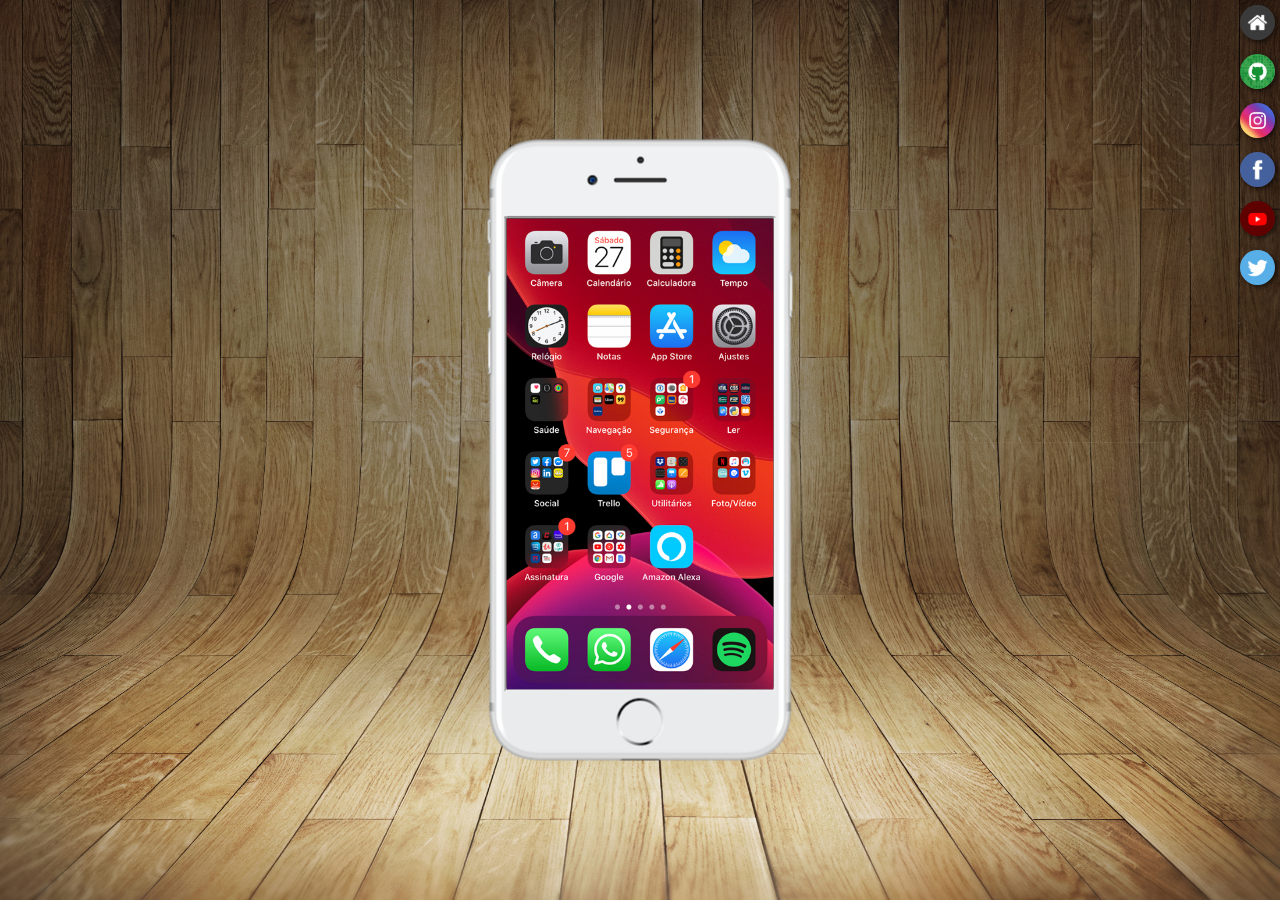
<file: index.html>
<!DOCTYPE html>
<html lang="pt-br">
    <head>
        <meta charset="UTF-8">
        <meta name="viewport" content="width=device-width, initial-scale=1.0">
        <link rel="shortcut icon" href="imagens/favicon.ico" type="image/x-icon">
        <link rel="stylesheet" href="estilos/style.css">
        <title>Projeto Redes Sociais</title> 
    </head>
    <body>
        <main>
            <section id="telefone">
                <iframe src="home.html" name="tela" id="tela">
                    <p>Seu navegador não é compatível com este recurso.</p>
                </iframe>
            </section>

            <section id="redes-sociais">
                <a href="home.html" target="tela"><img src="imagens/logo-home.jpg" alt=""></a><br>

                <a href="github.html" target="tela"><img src="imagens/logo-github.jpg" alt=""></a><br>
                
                <a href="instagram.html" target="tela"><img src="imagens/logo-instagram.jpg" alt=""></a><br>

                <a href="facebook.html" target="tela"><img src="imagens/logo-facebook.jpg" alt=""></a><br>

                <a href="youtube.html" target="tela"><img src="imagens/logo-youtube.jpg" alt=""></a><br>

                <a href="twitter.html" target="tela"><img src="imagens/logo-twitter.jpg" alt=""></a>
            </section>
        </main>
    </body>
</html>
</file>
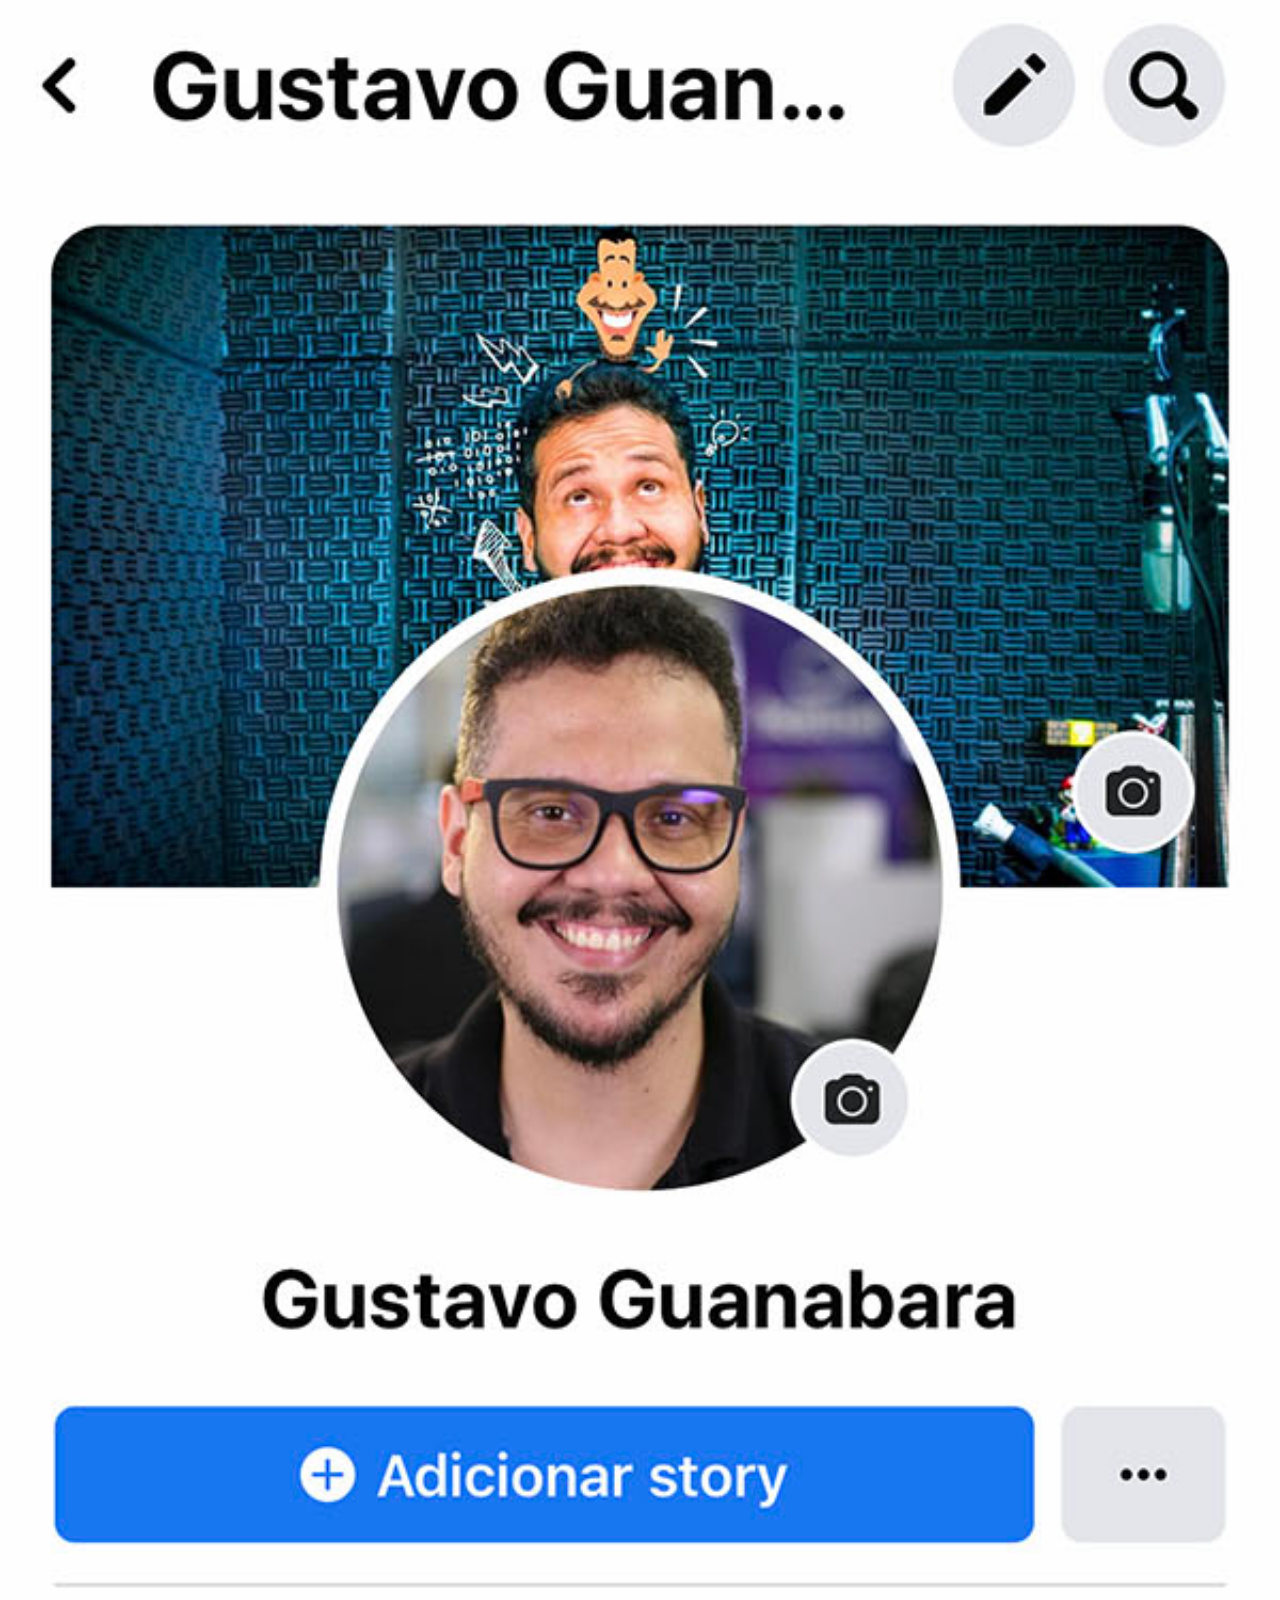
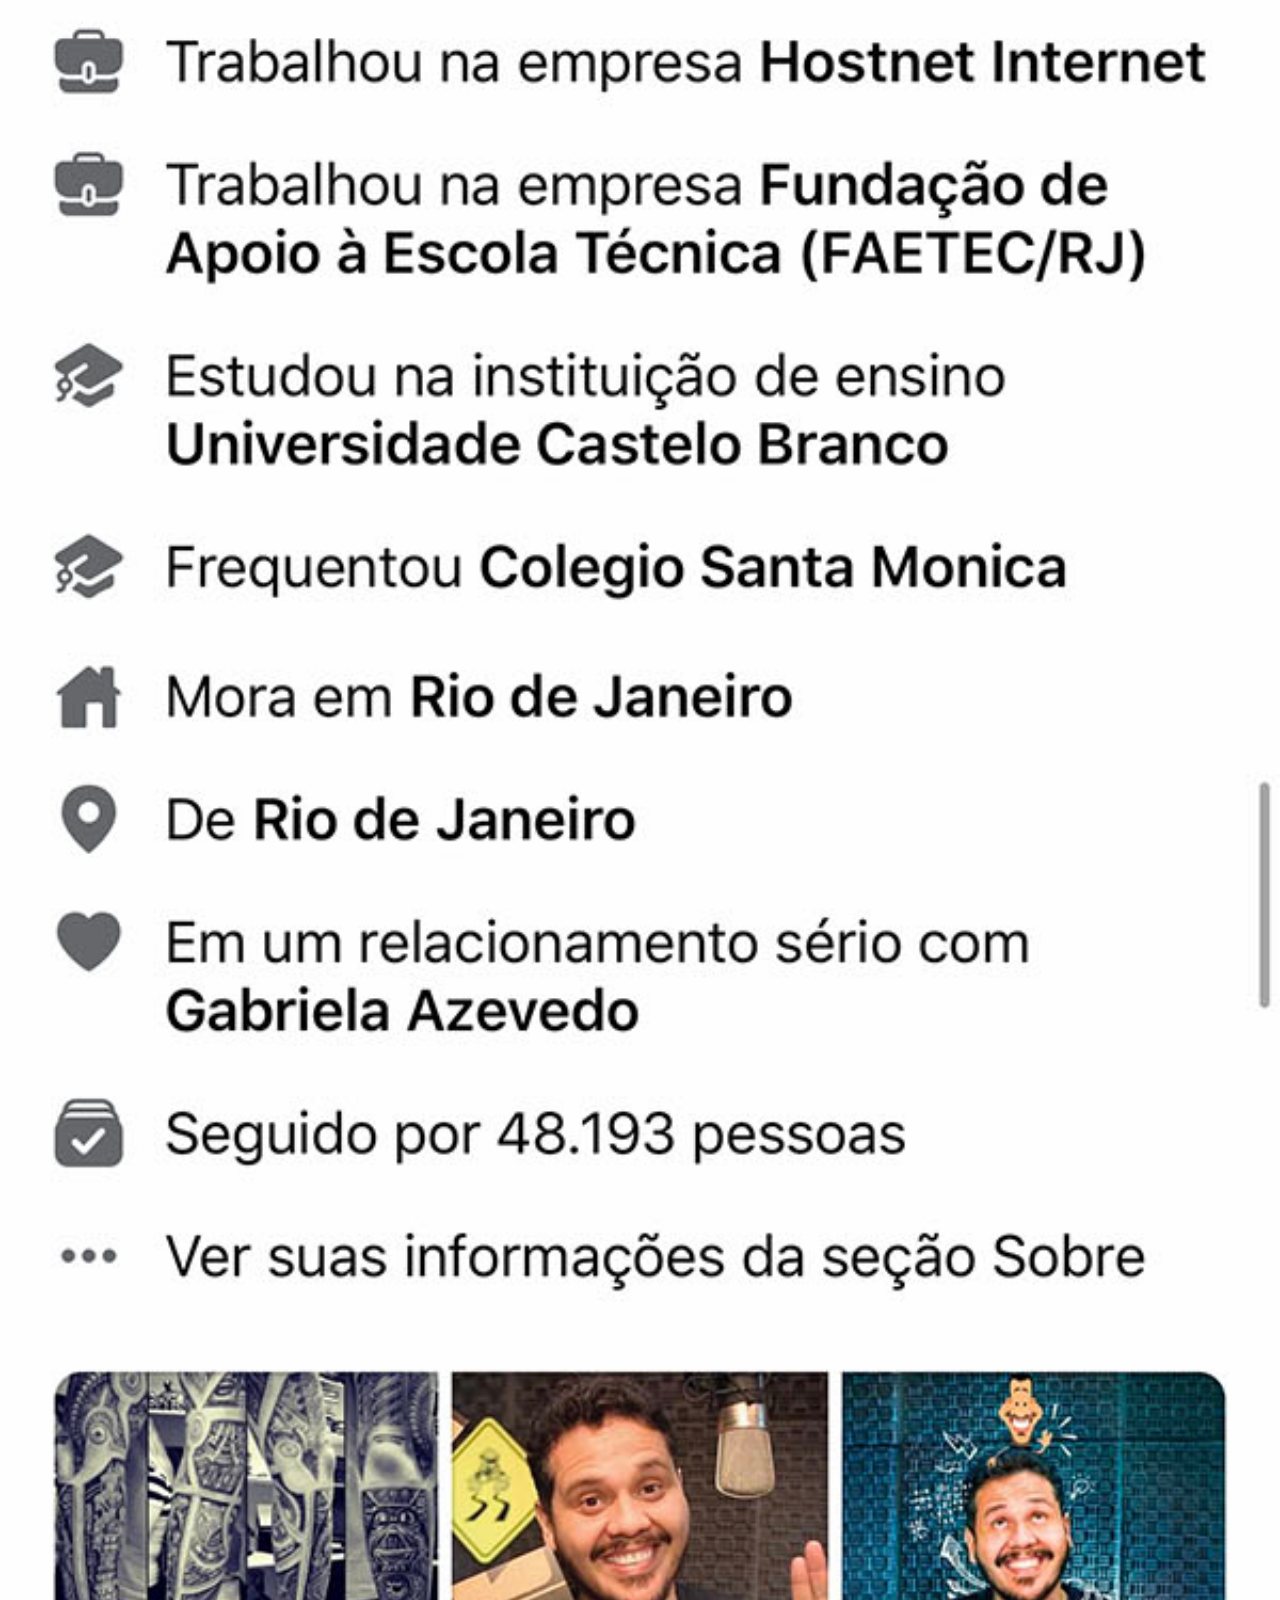
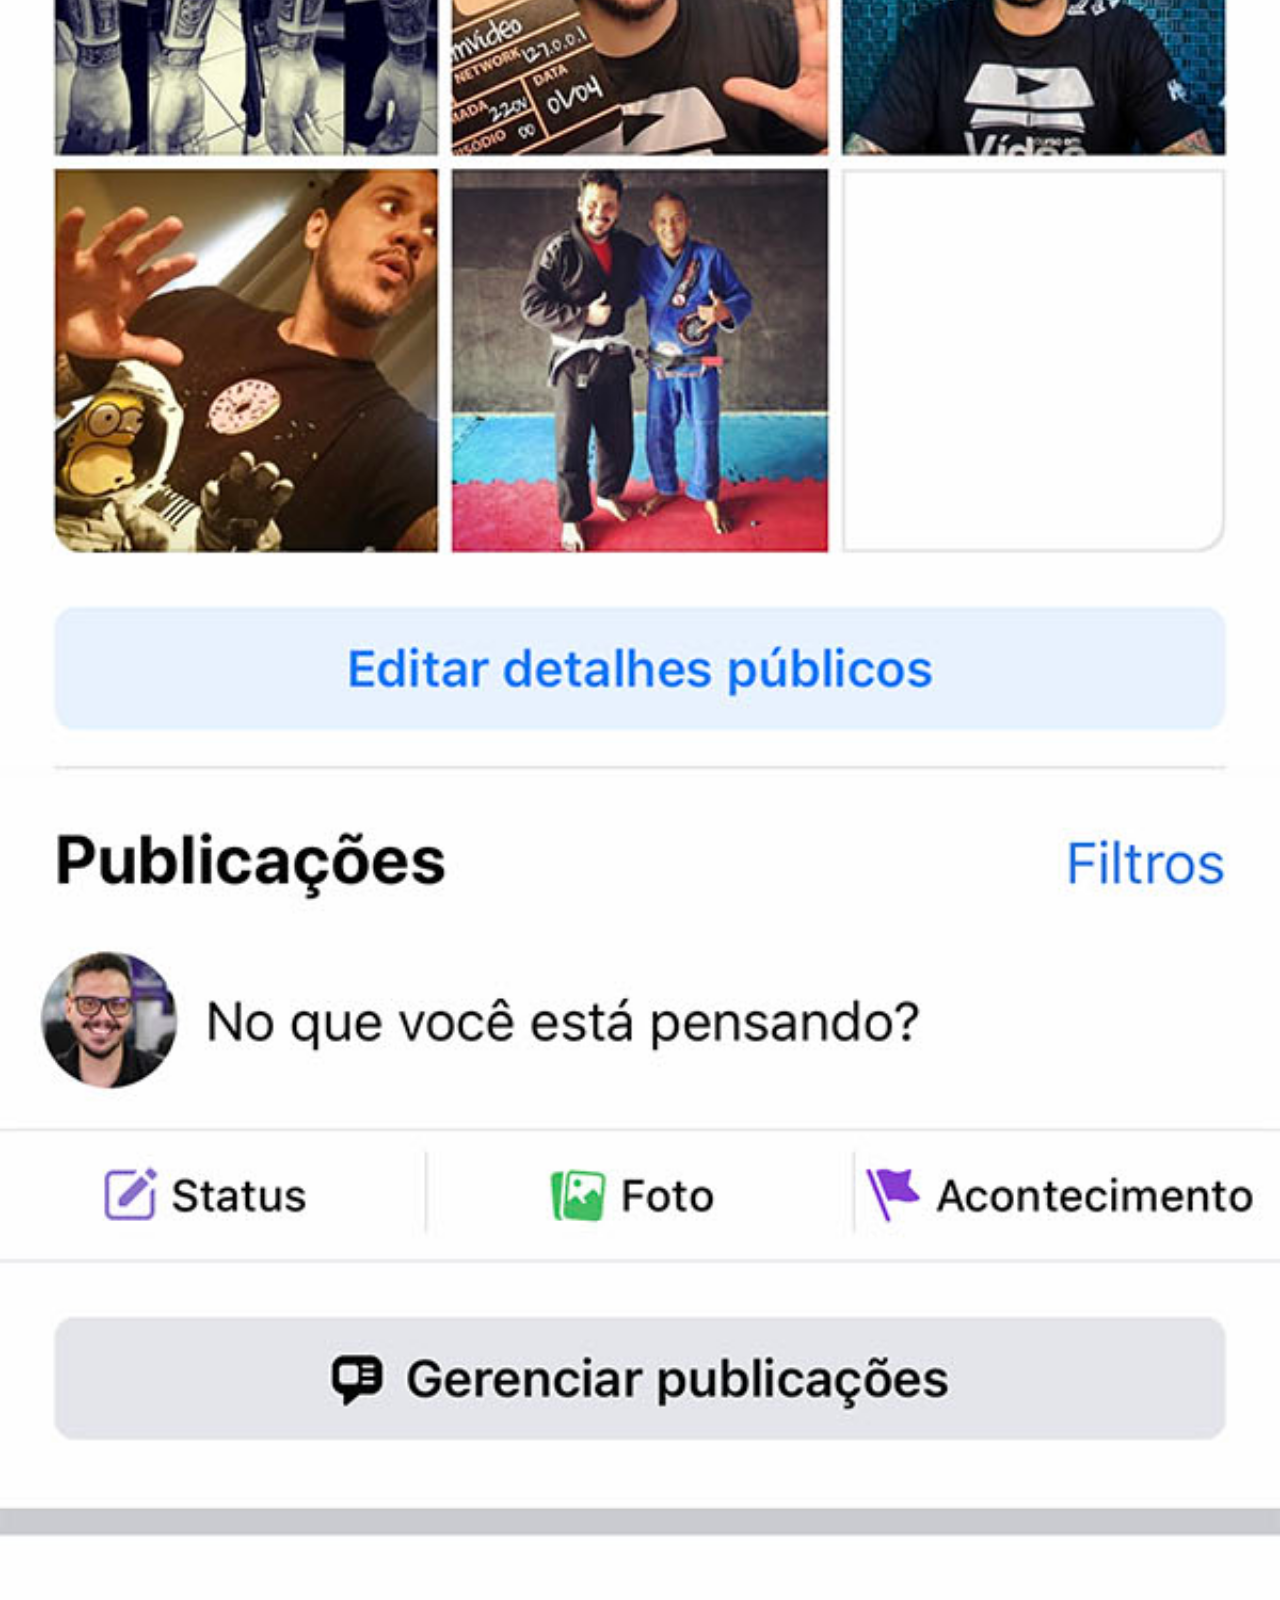
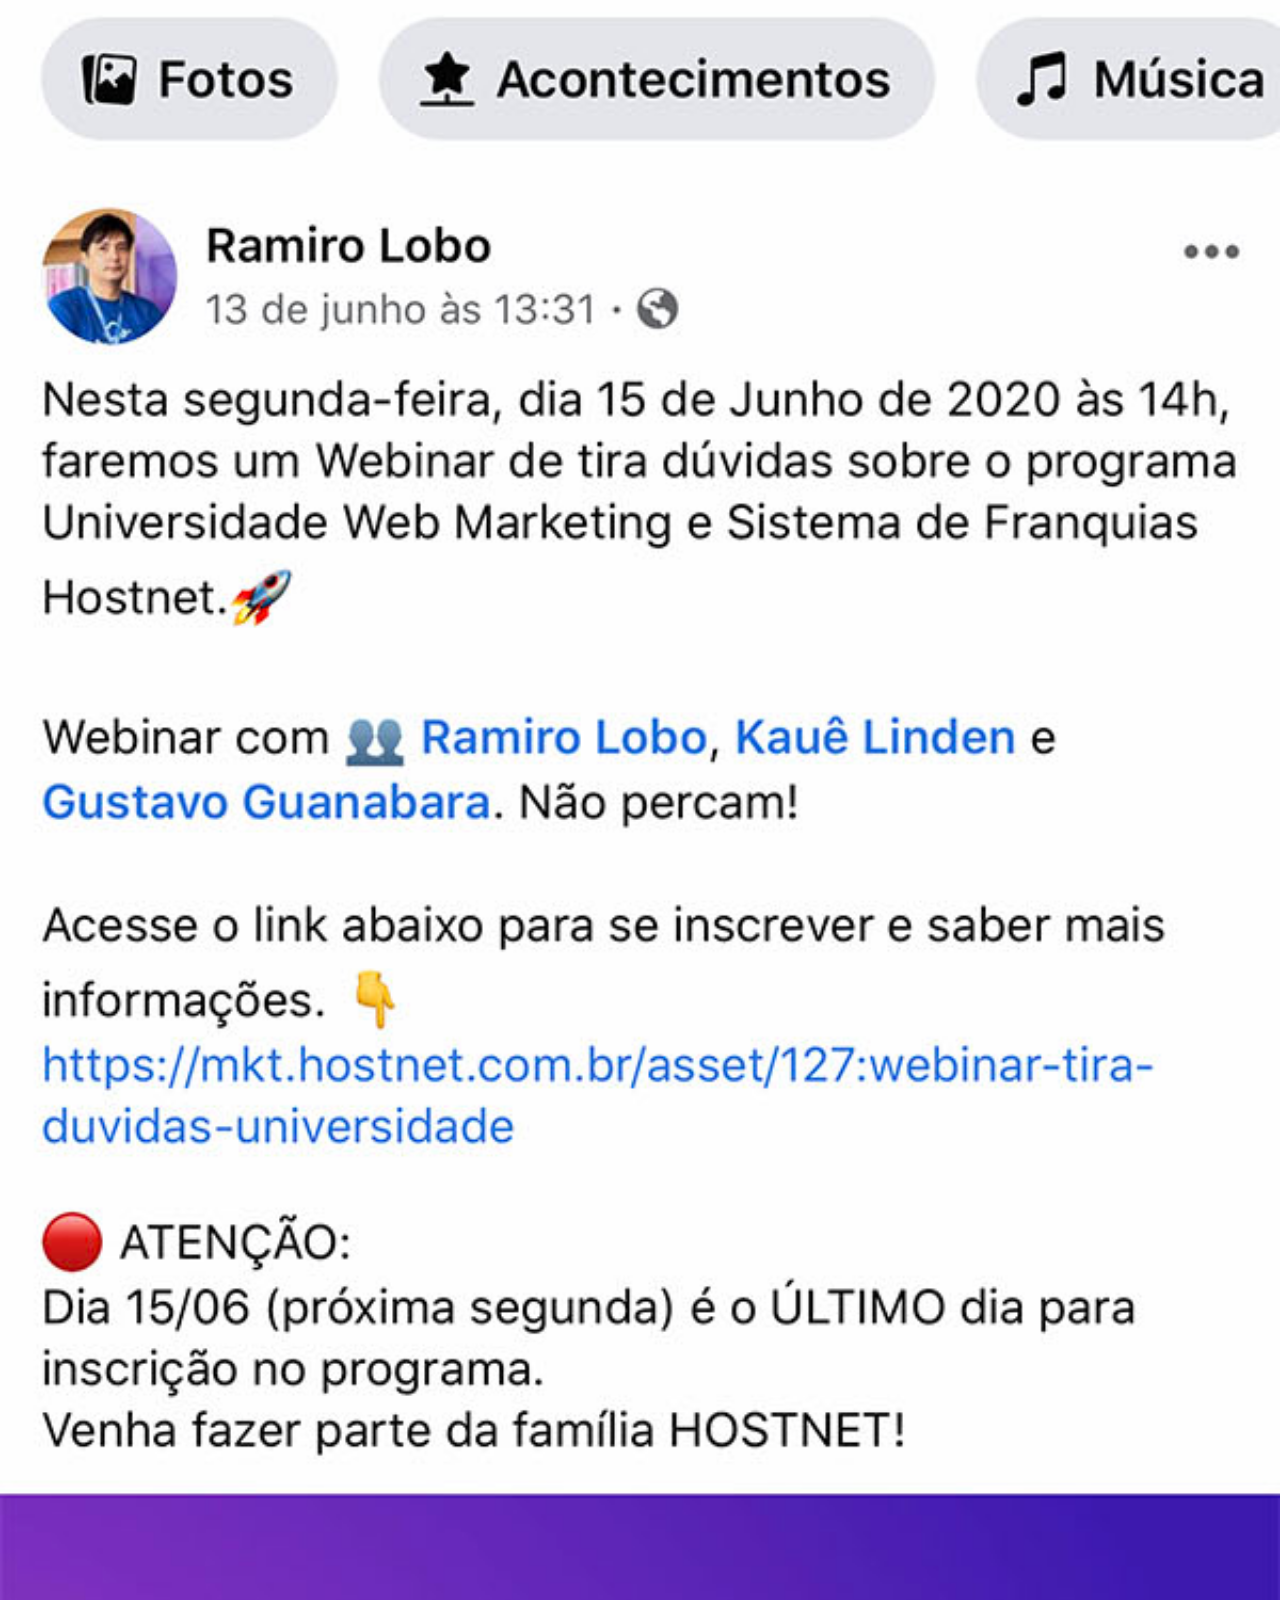
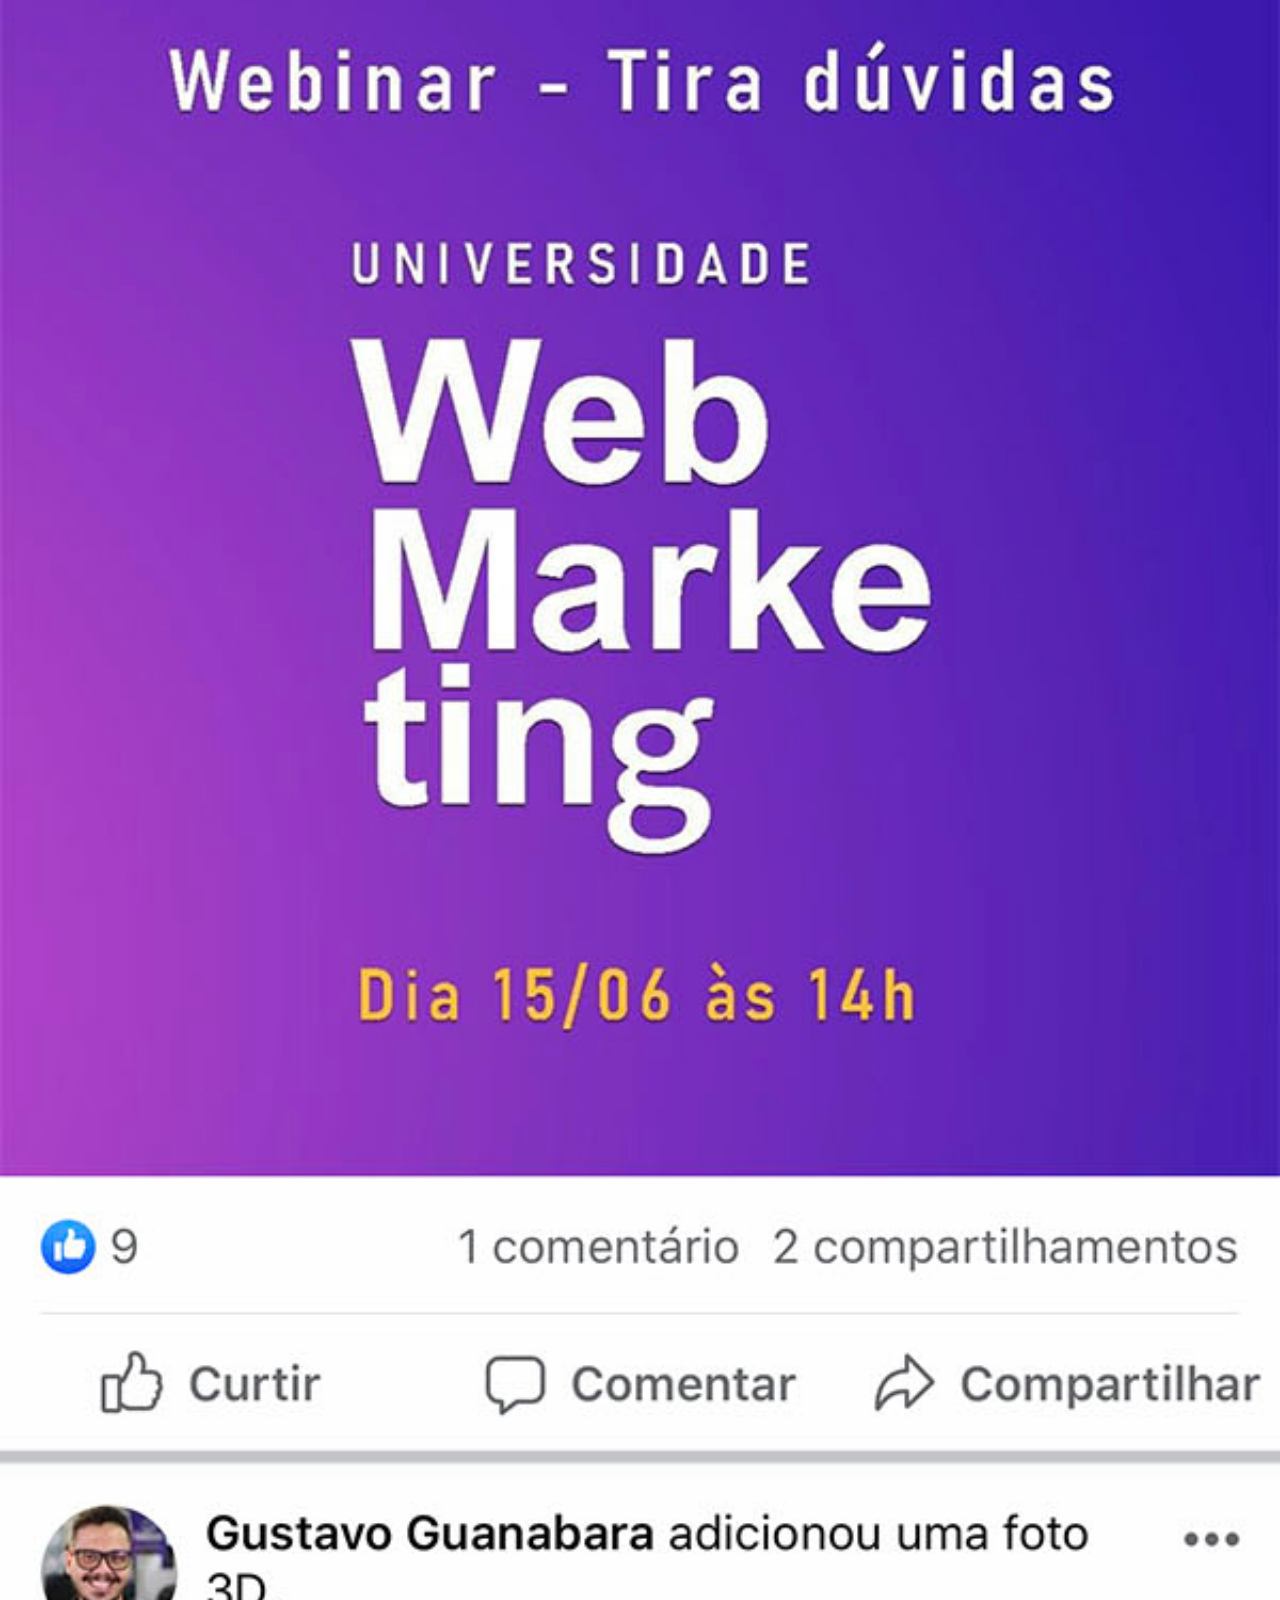
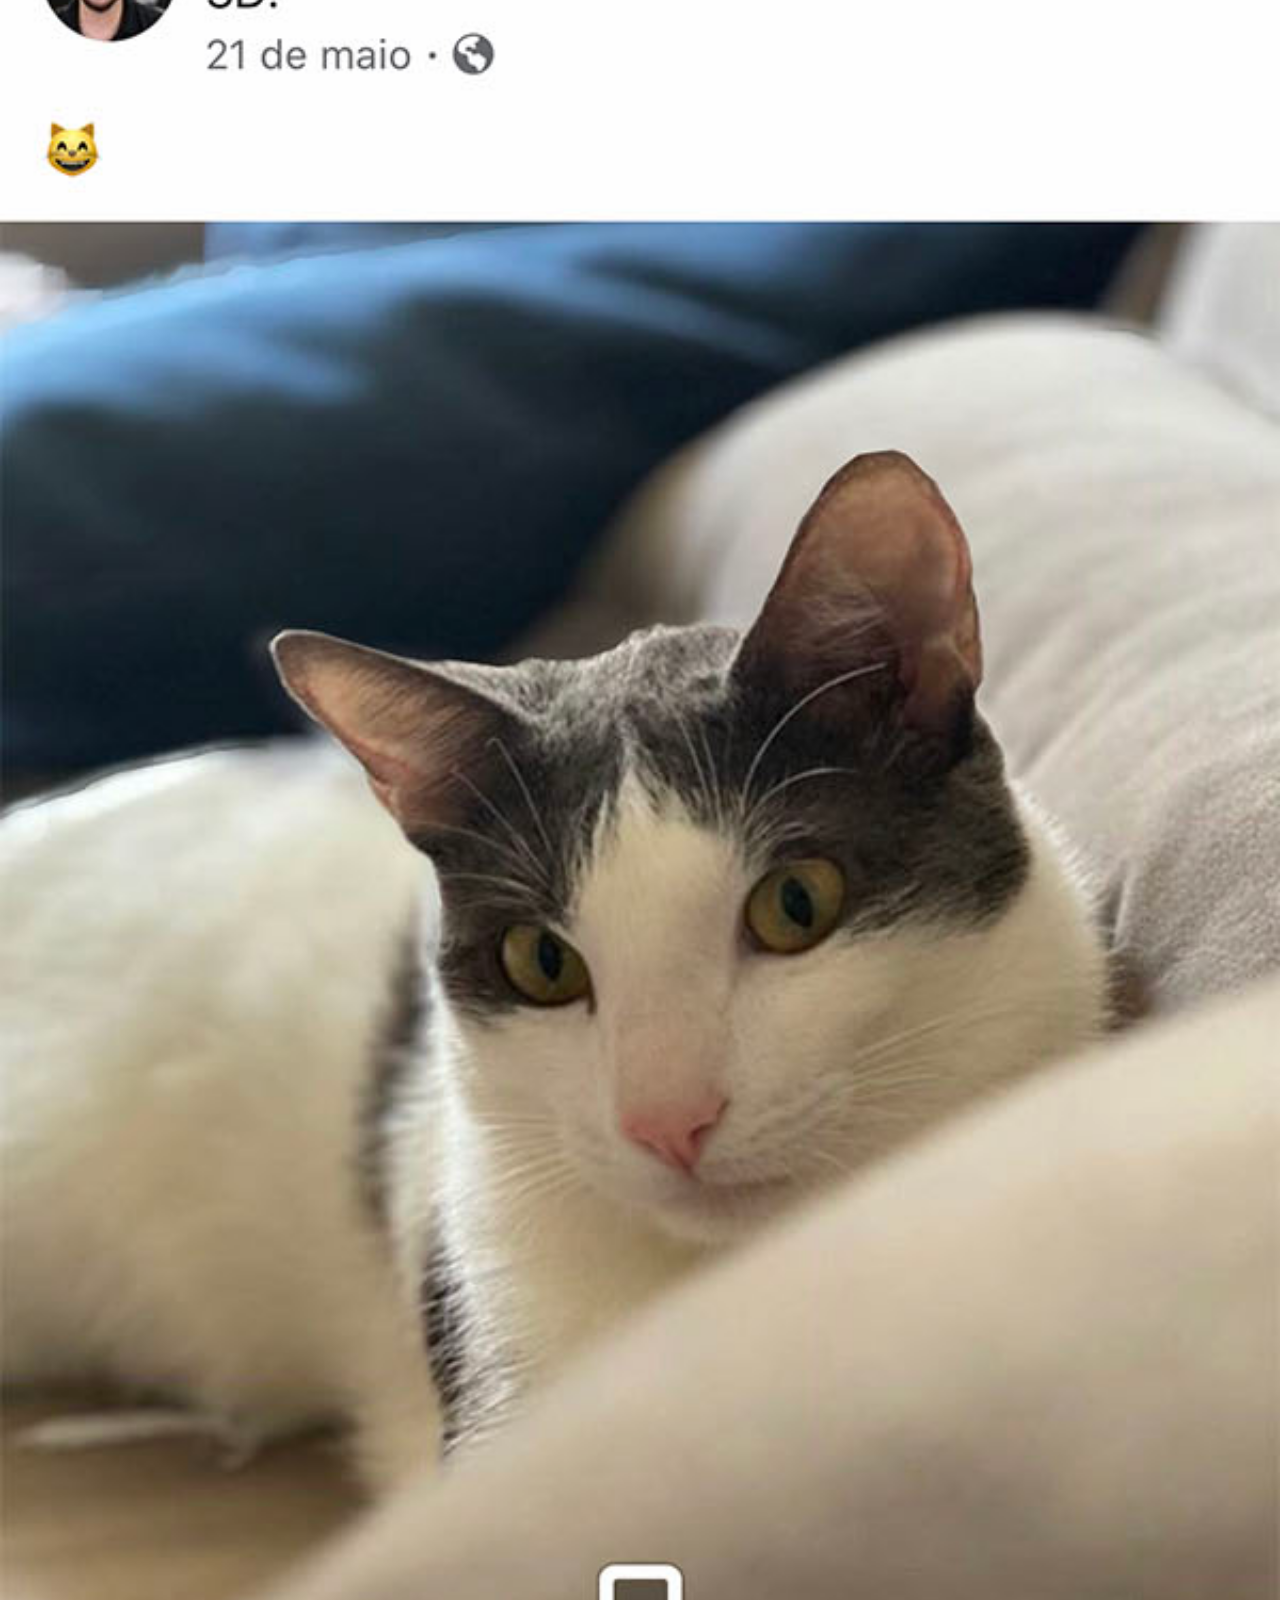
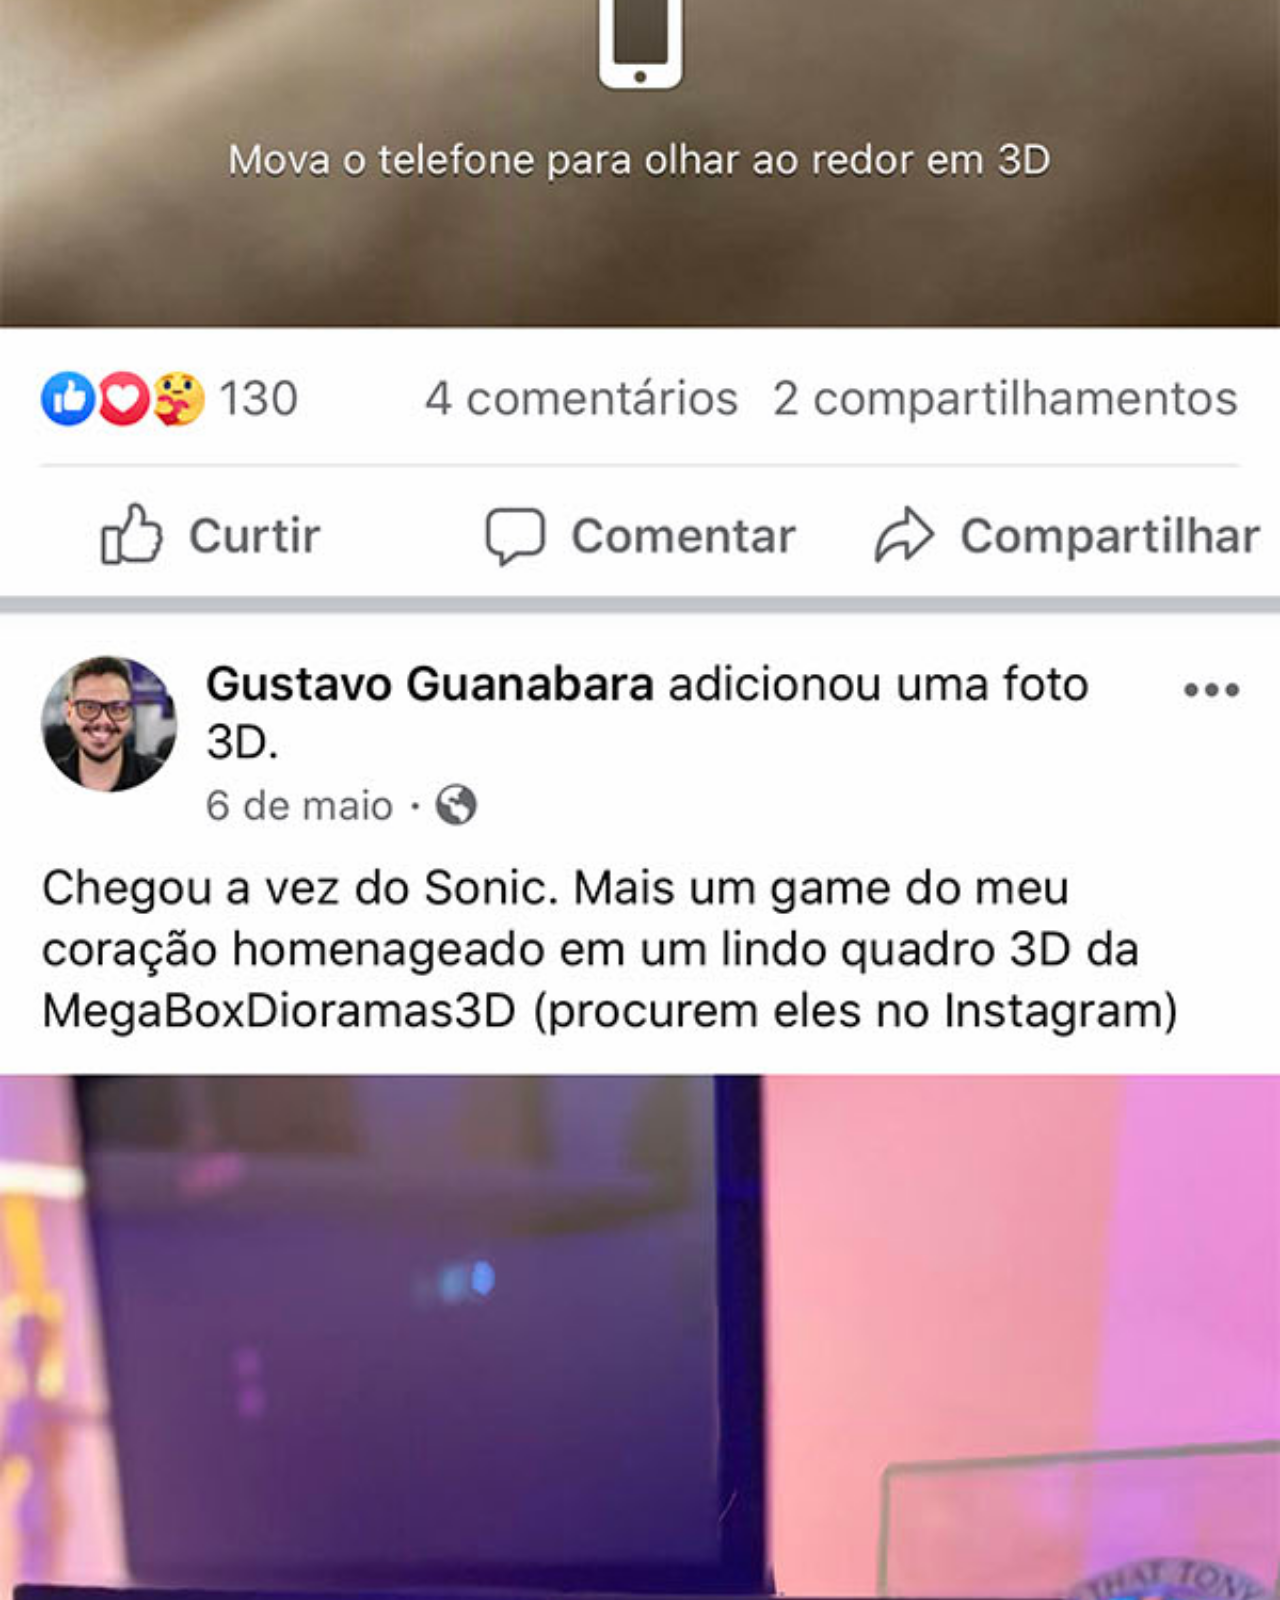
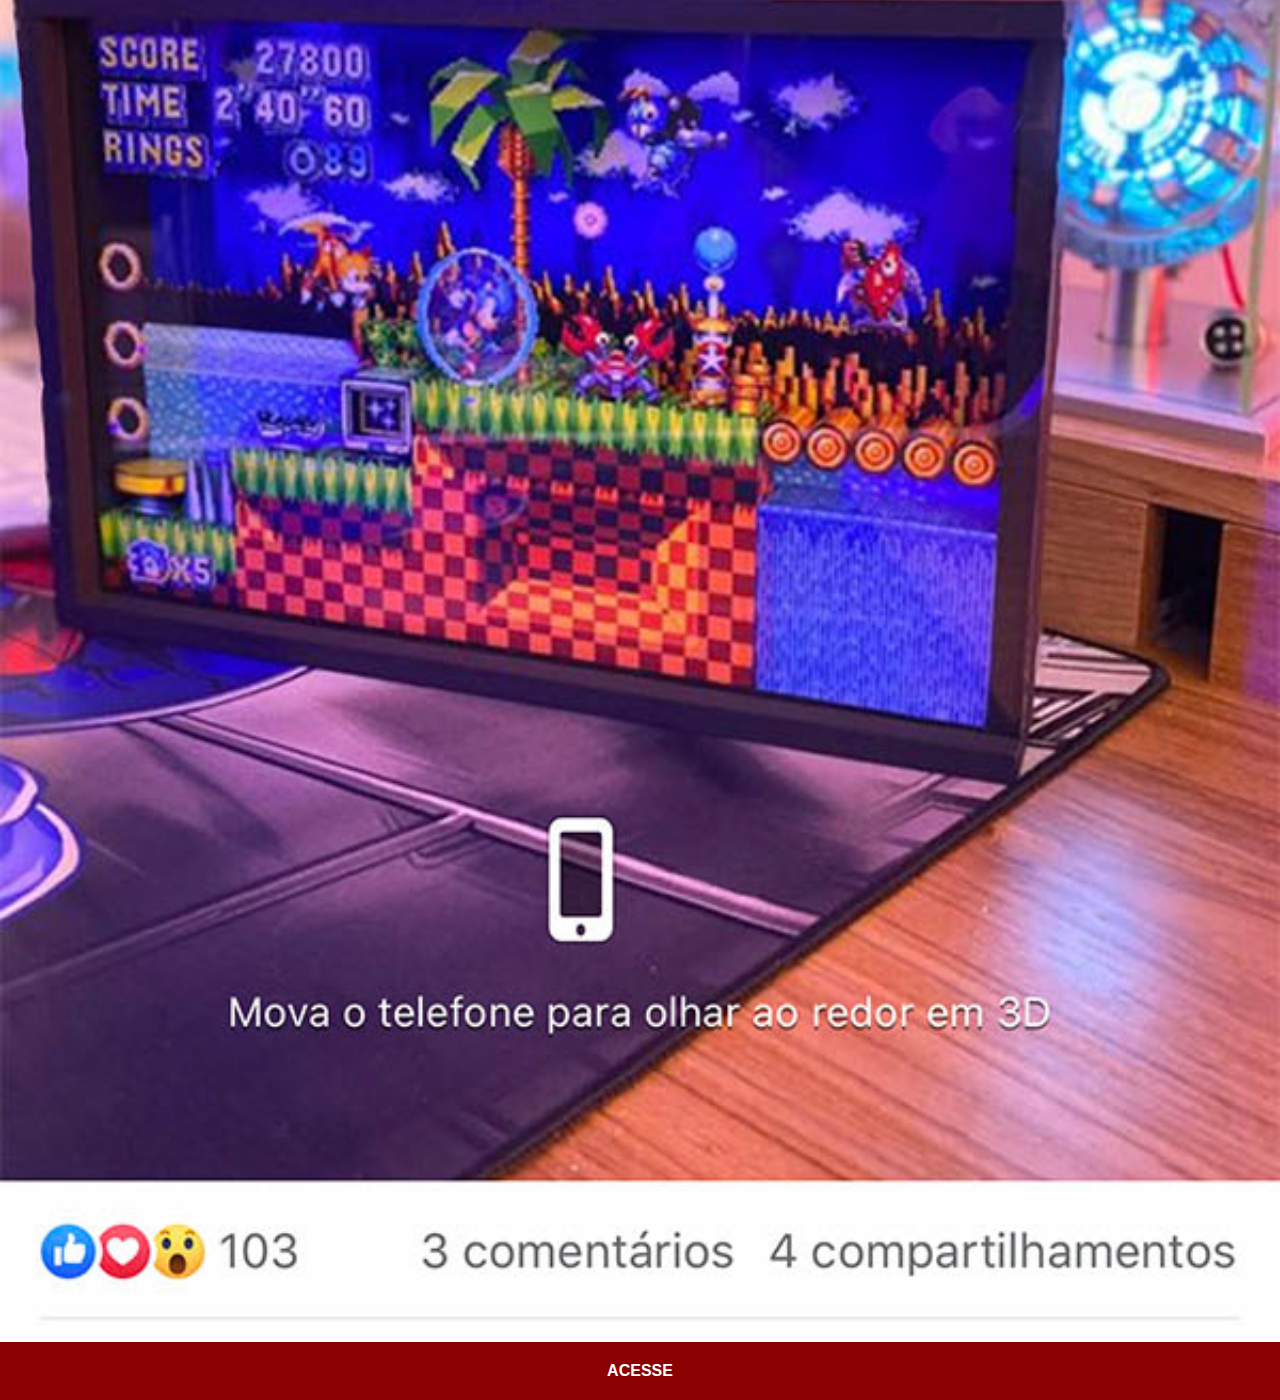
<file: facebook.html>
<!DOCTYPE html>
<html lang="pt-br">
<head>
    <meta charset="UTF-8">
    <meta name="viewport" content="width=device-width, initial-scale=1.0">
    <title>facebook</title>
    <link rel="stylesheet" href="estilos/sociais.css">
</head>
<body>
    <img src="imagens/tela-facebook.jpg" alt="">
    <a href="https://www.facebook.com/gustavoguanabara/?locale=pt_BR" target="_blank">Acesse</a>
</body>
</html>
</file>
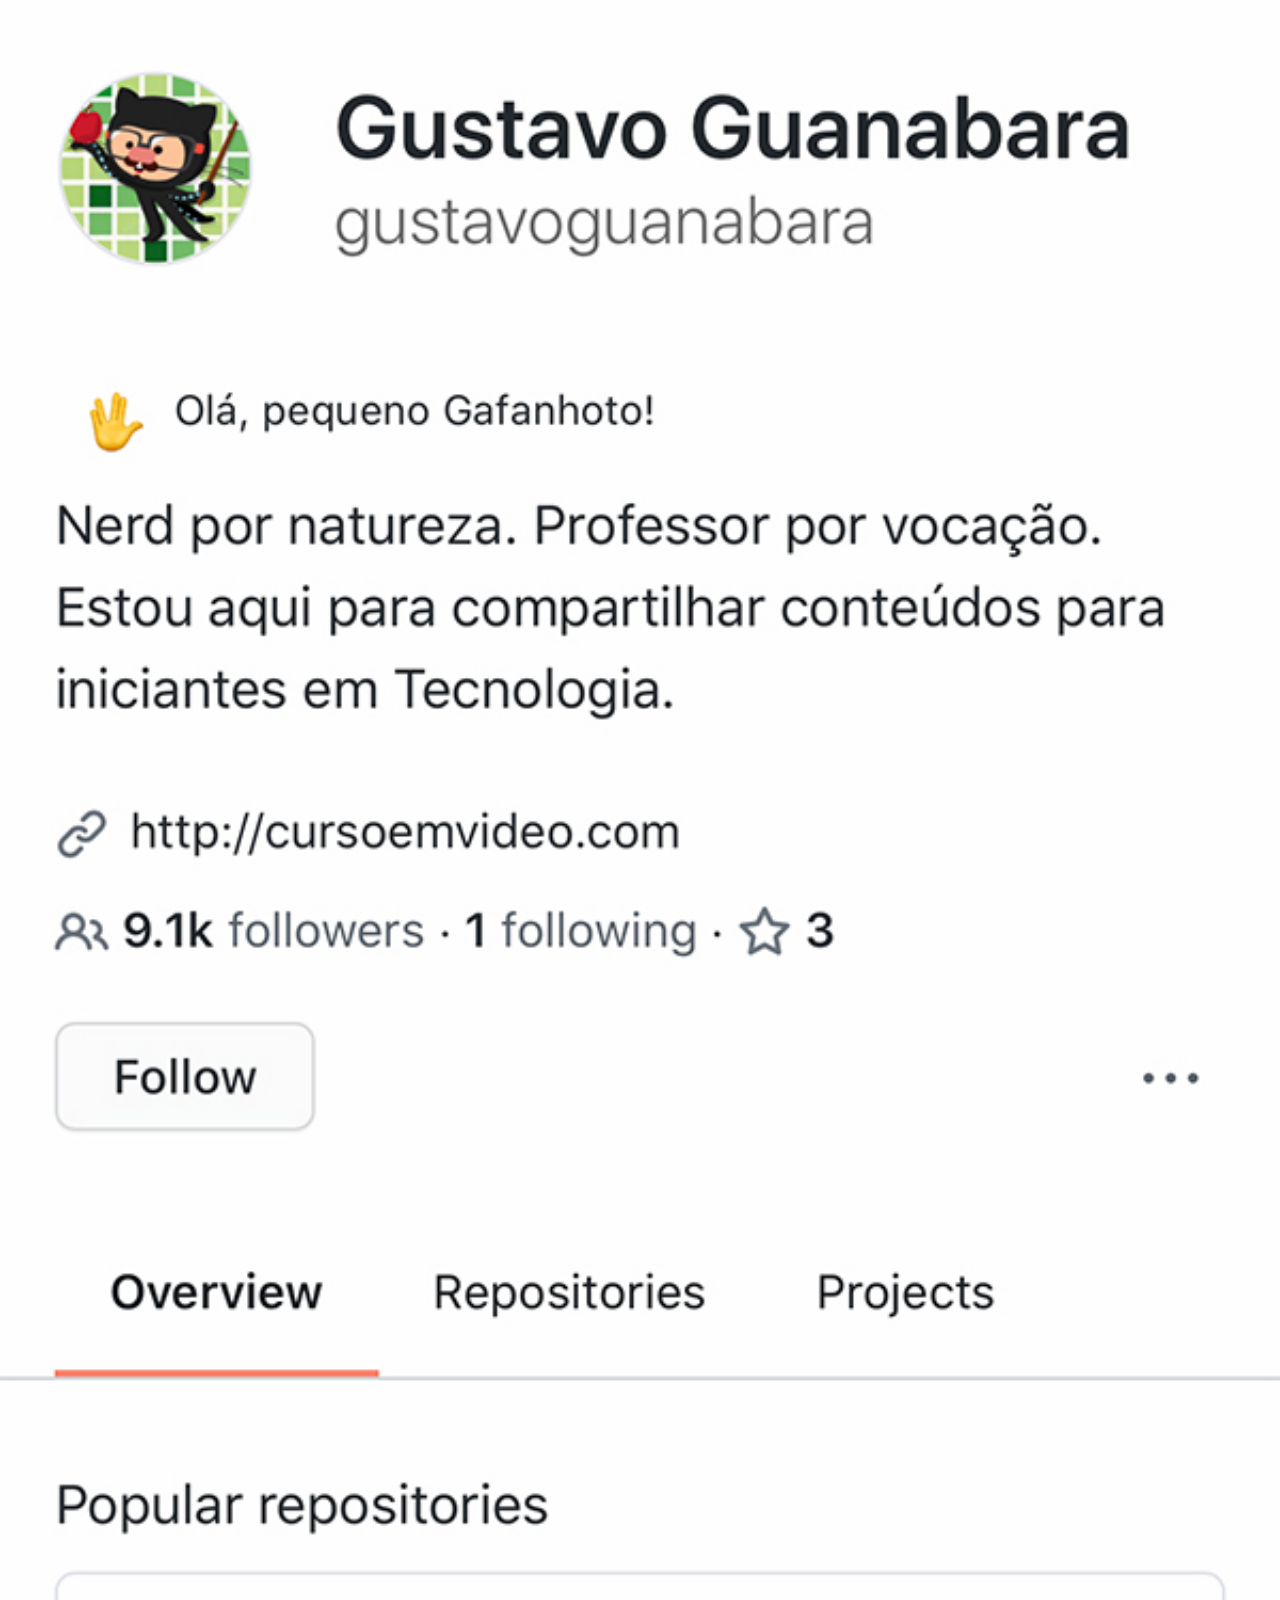
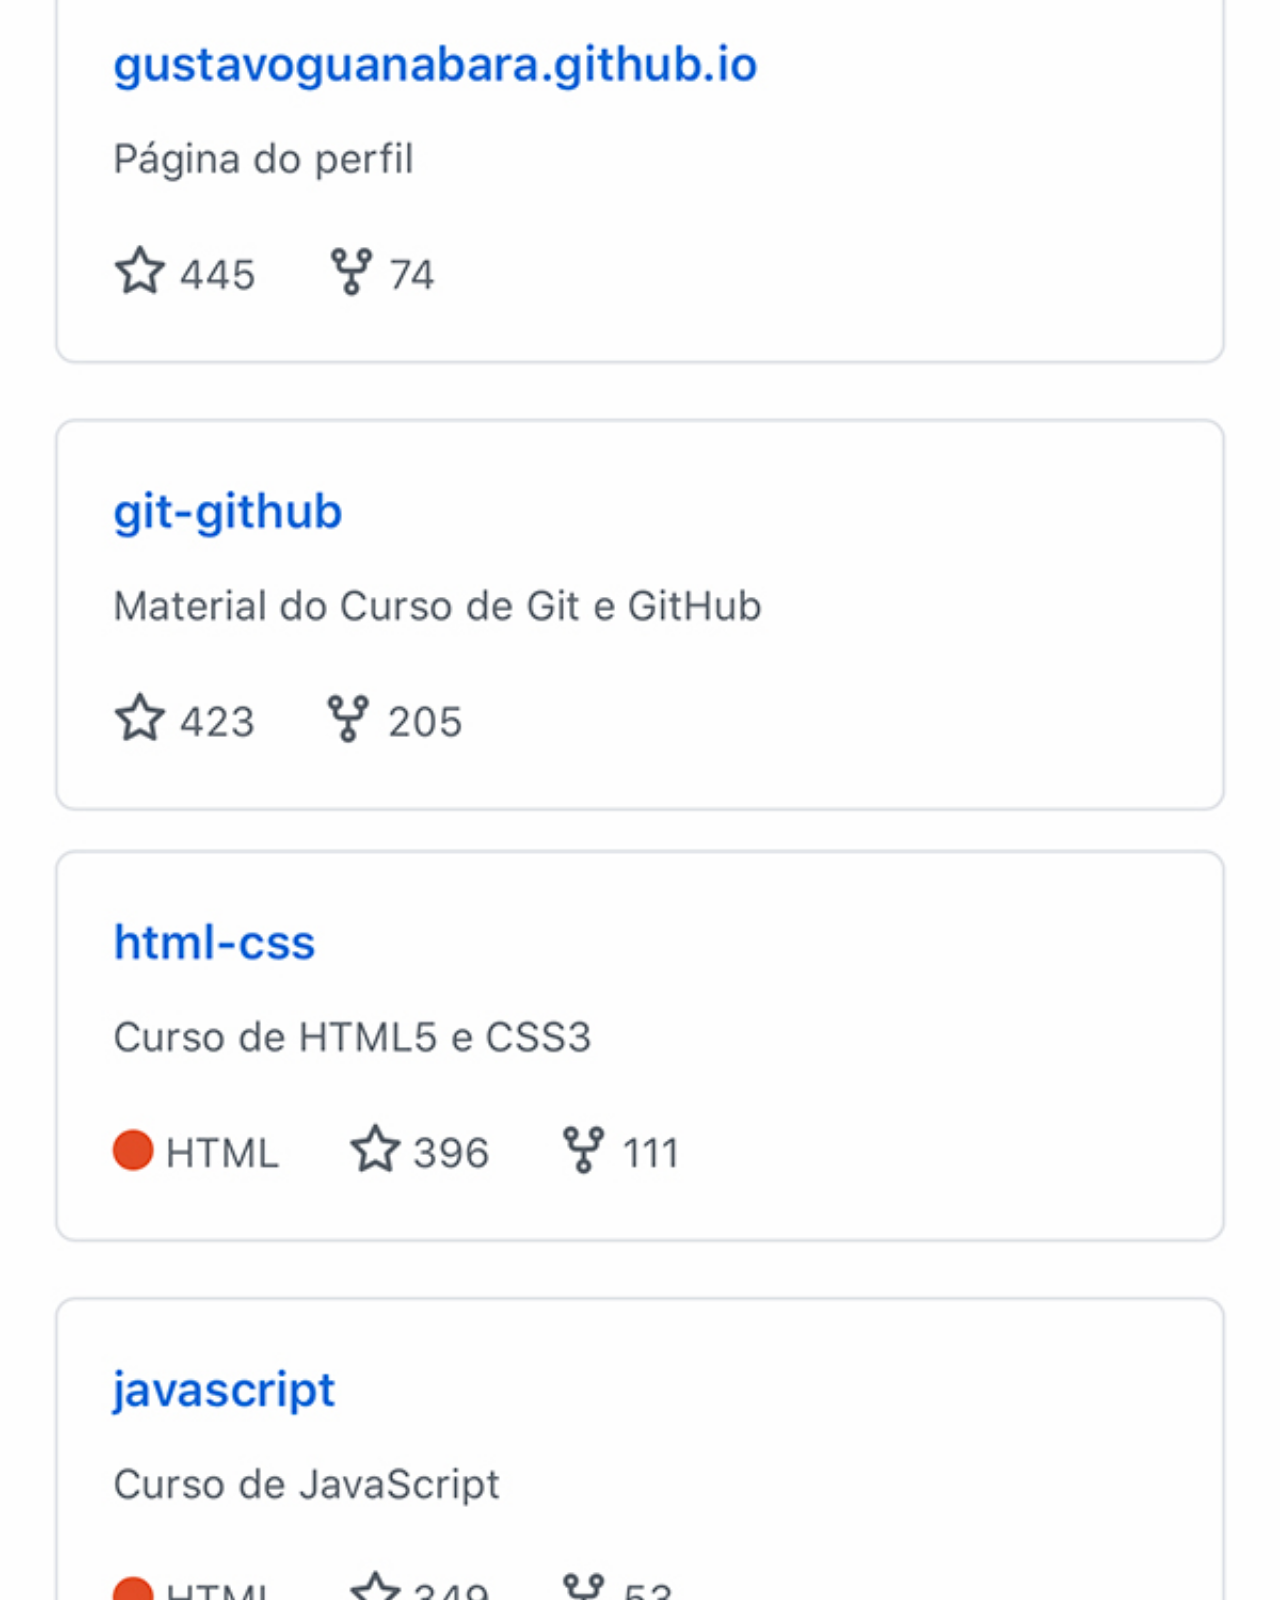
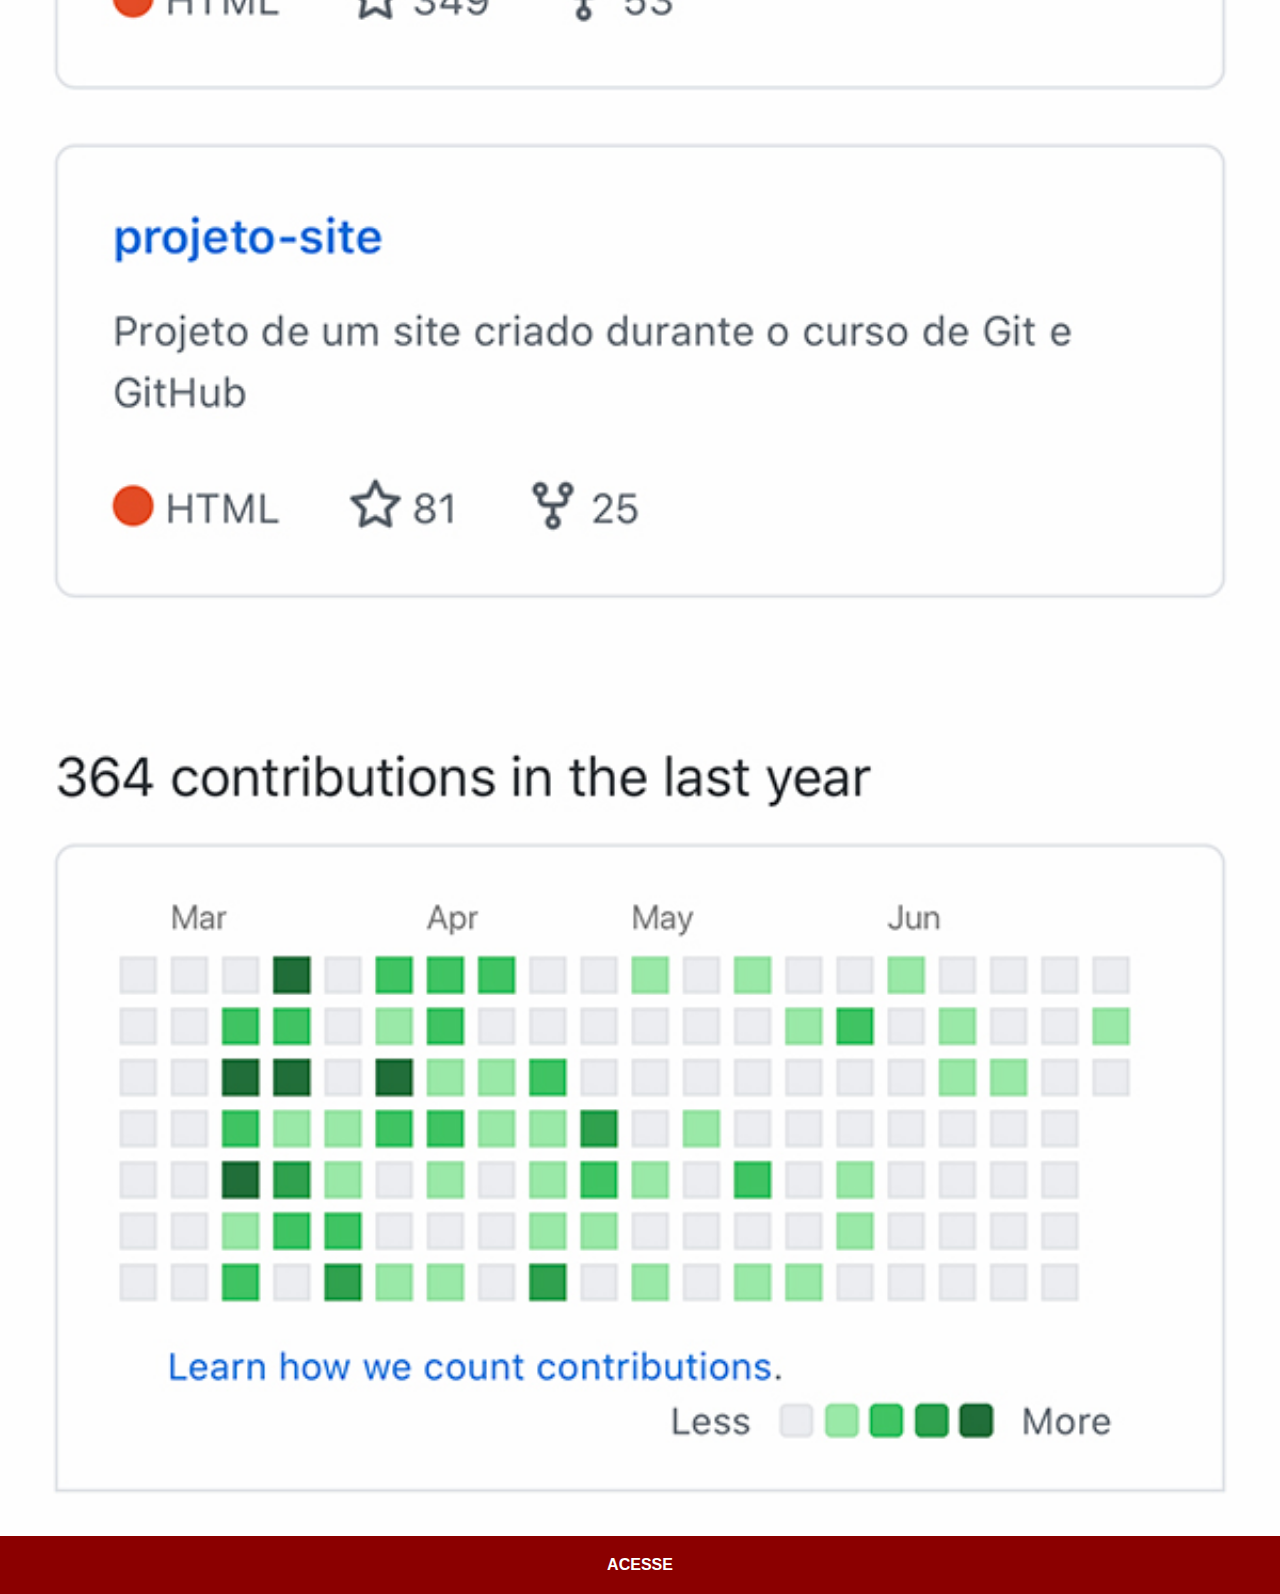
<file: github.html>
<!DOCTYPE html>
<html lang="pt-br">
<head>
    <meta charset="UTF-8">
    <meta name="viewport" content="width=device-width, initial-scale=1.0">
    <title>github</title>
    <link rel="stylesheet" href="estilos/sociais.css">
</head>
<body>
    <img src="imagens/tela-github.jpg" alt="">
    <a href="https://github.com/VictorHugo71" target="_blank">Acesse</a>
</body>
</html>
</file>
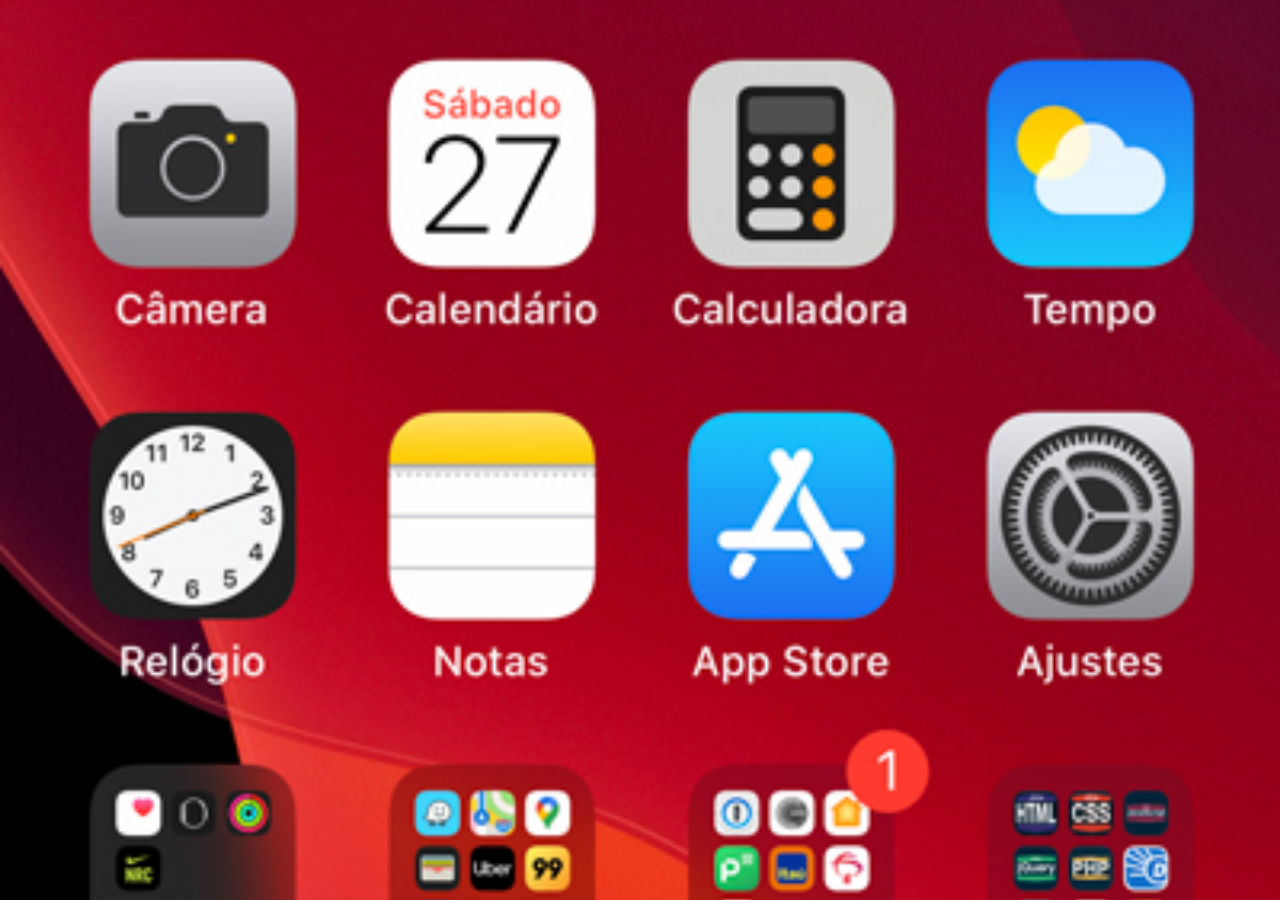
<file: home.html>
<!DOCTYPE html>
<html lang="pt-br">
<head>
    <meta charset="UTF-8">
    <meta name="viewport" content="width=device-width, initial-scale=1.0">
    <title>Home</title>
    <style>
        * {
            margin: 0px;
            padding: 0px;
        }

        body {
            width: 100vw;
            height: 100vh;
            background: black url("imagens/tela-home.jpg") no-repeat top center;
            background-size: cover;
        }
    </style>
</head>
<body>
    
</body>
</html>
</file>
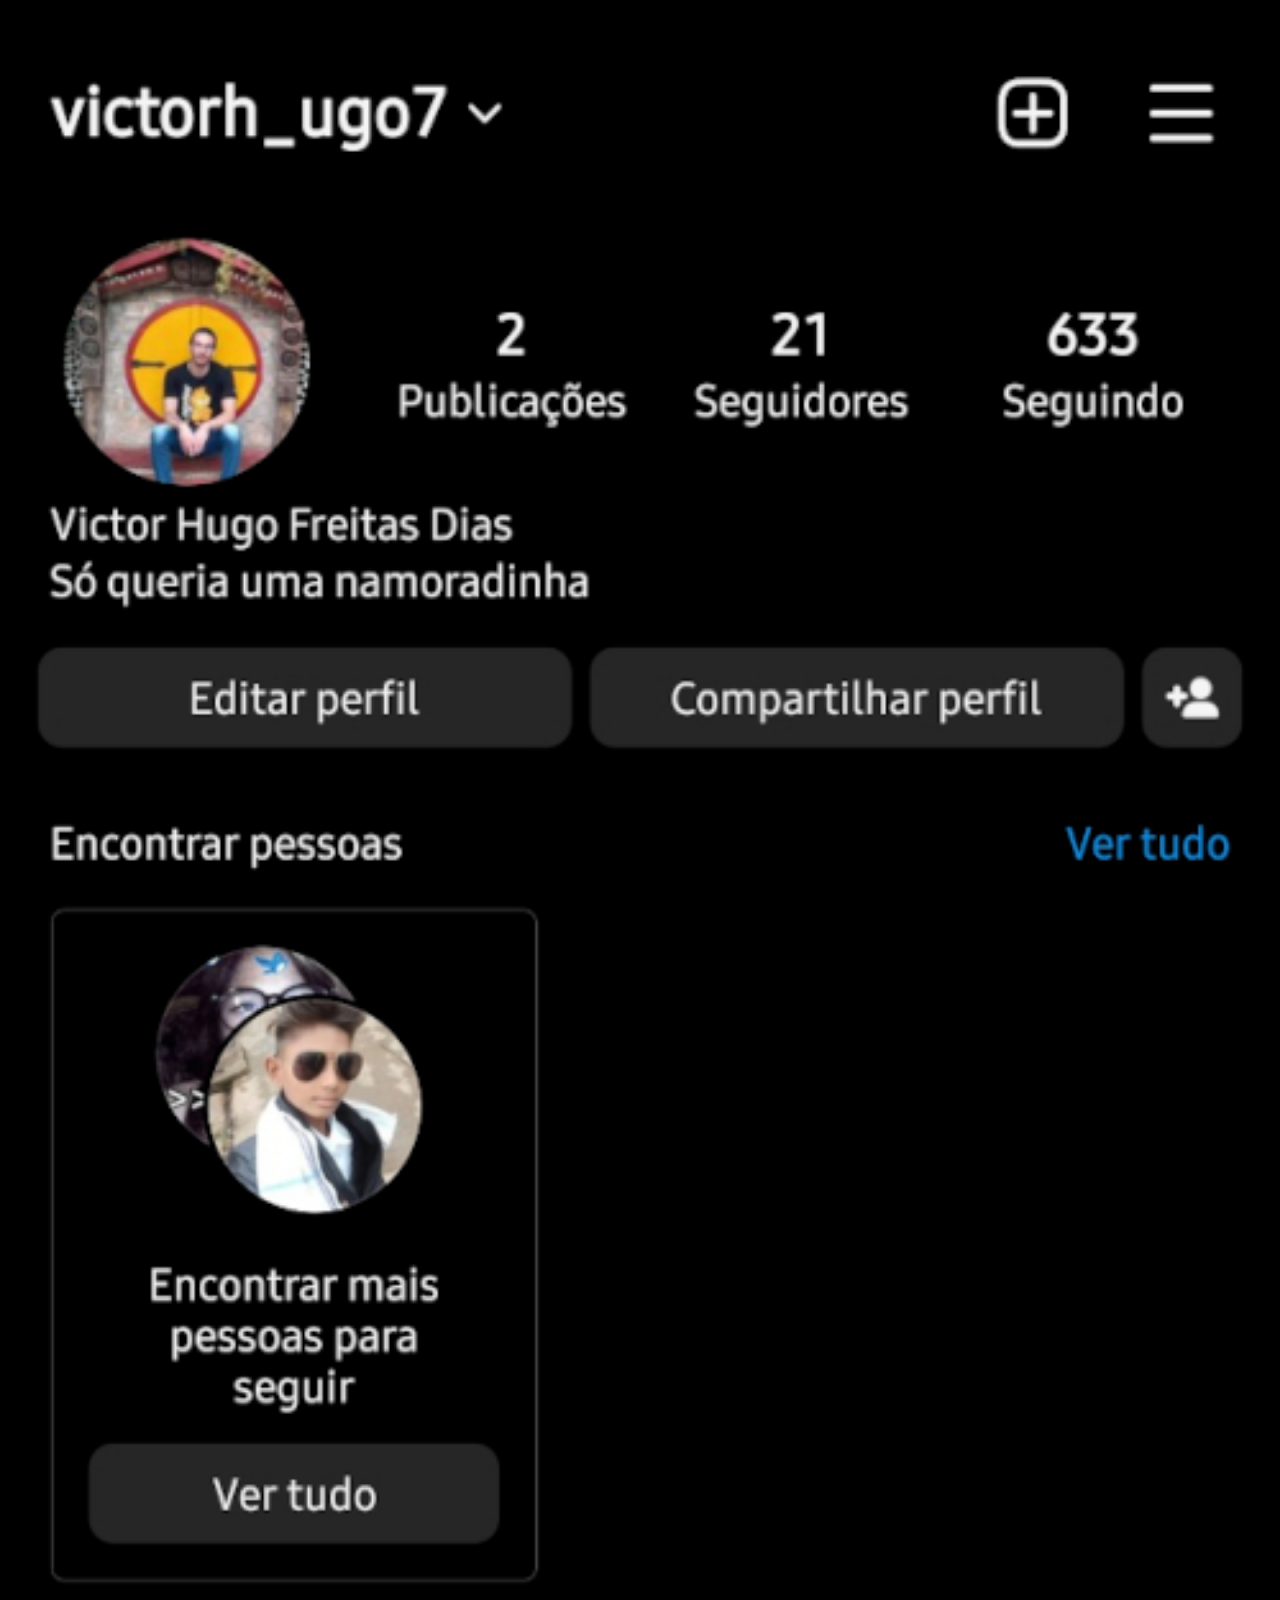
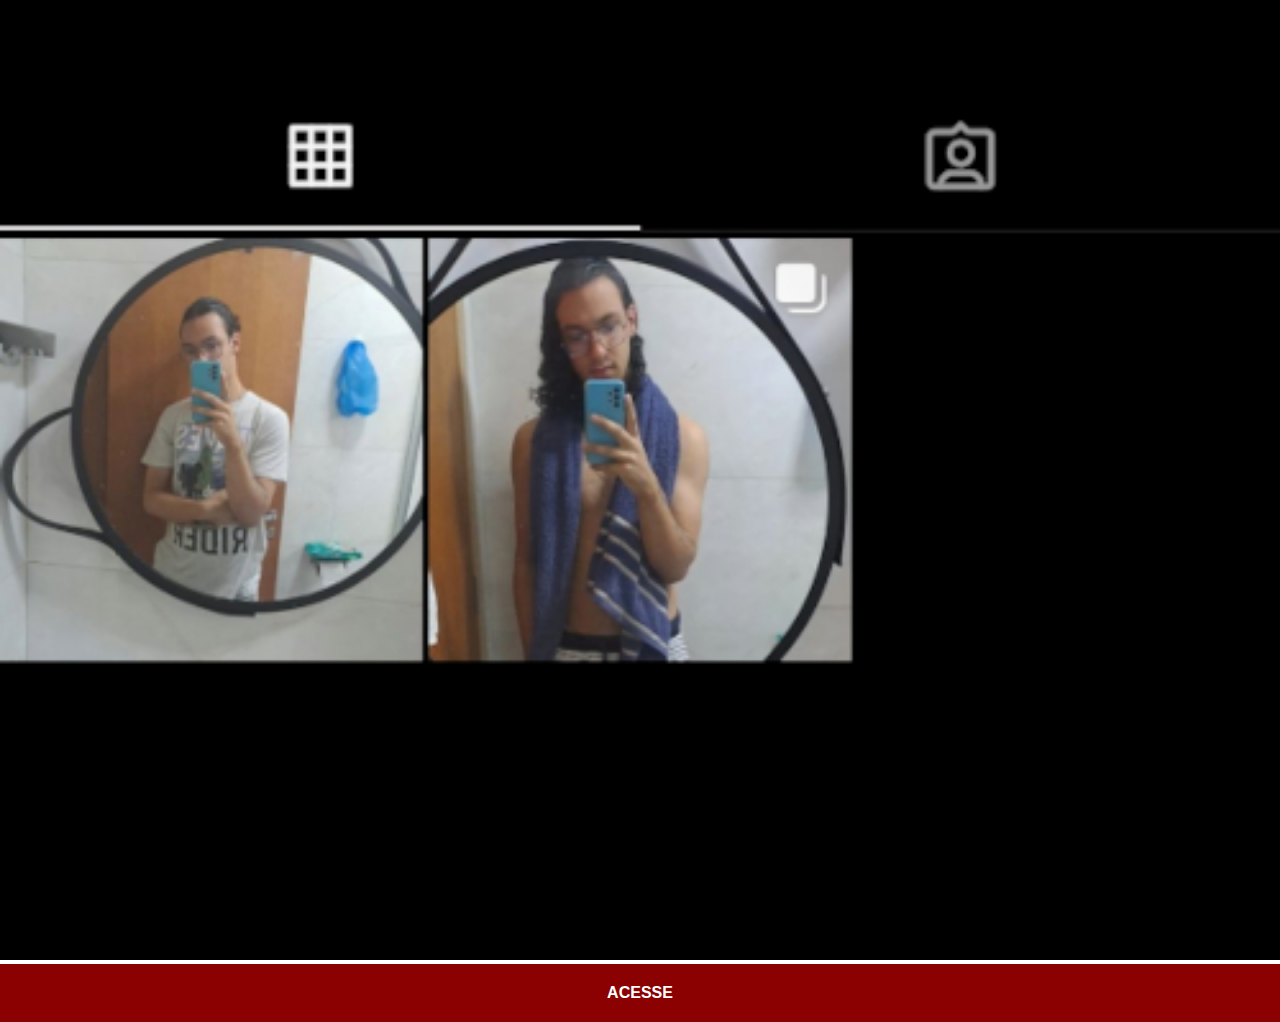
<file: instagram.html>
<!DOCTYPE html>
<html lang="pt-br">
<head>
    <meta charset="UTF-8">
    <meta name="viewport" content="width=device-width, initial-scale=1.0">
    <title>instagram</title>
    <link rel="stylesheet" href="estilos/sociais.css">
</head>
<body>
    <img src="imagens/tela-InstagramEu.jpg" alt="">
    <a href="https://www.instagram.com/victorh_ugo7/" target="_blank">Acesse</a>
</body>
</html>
</file>
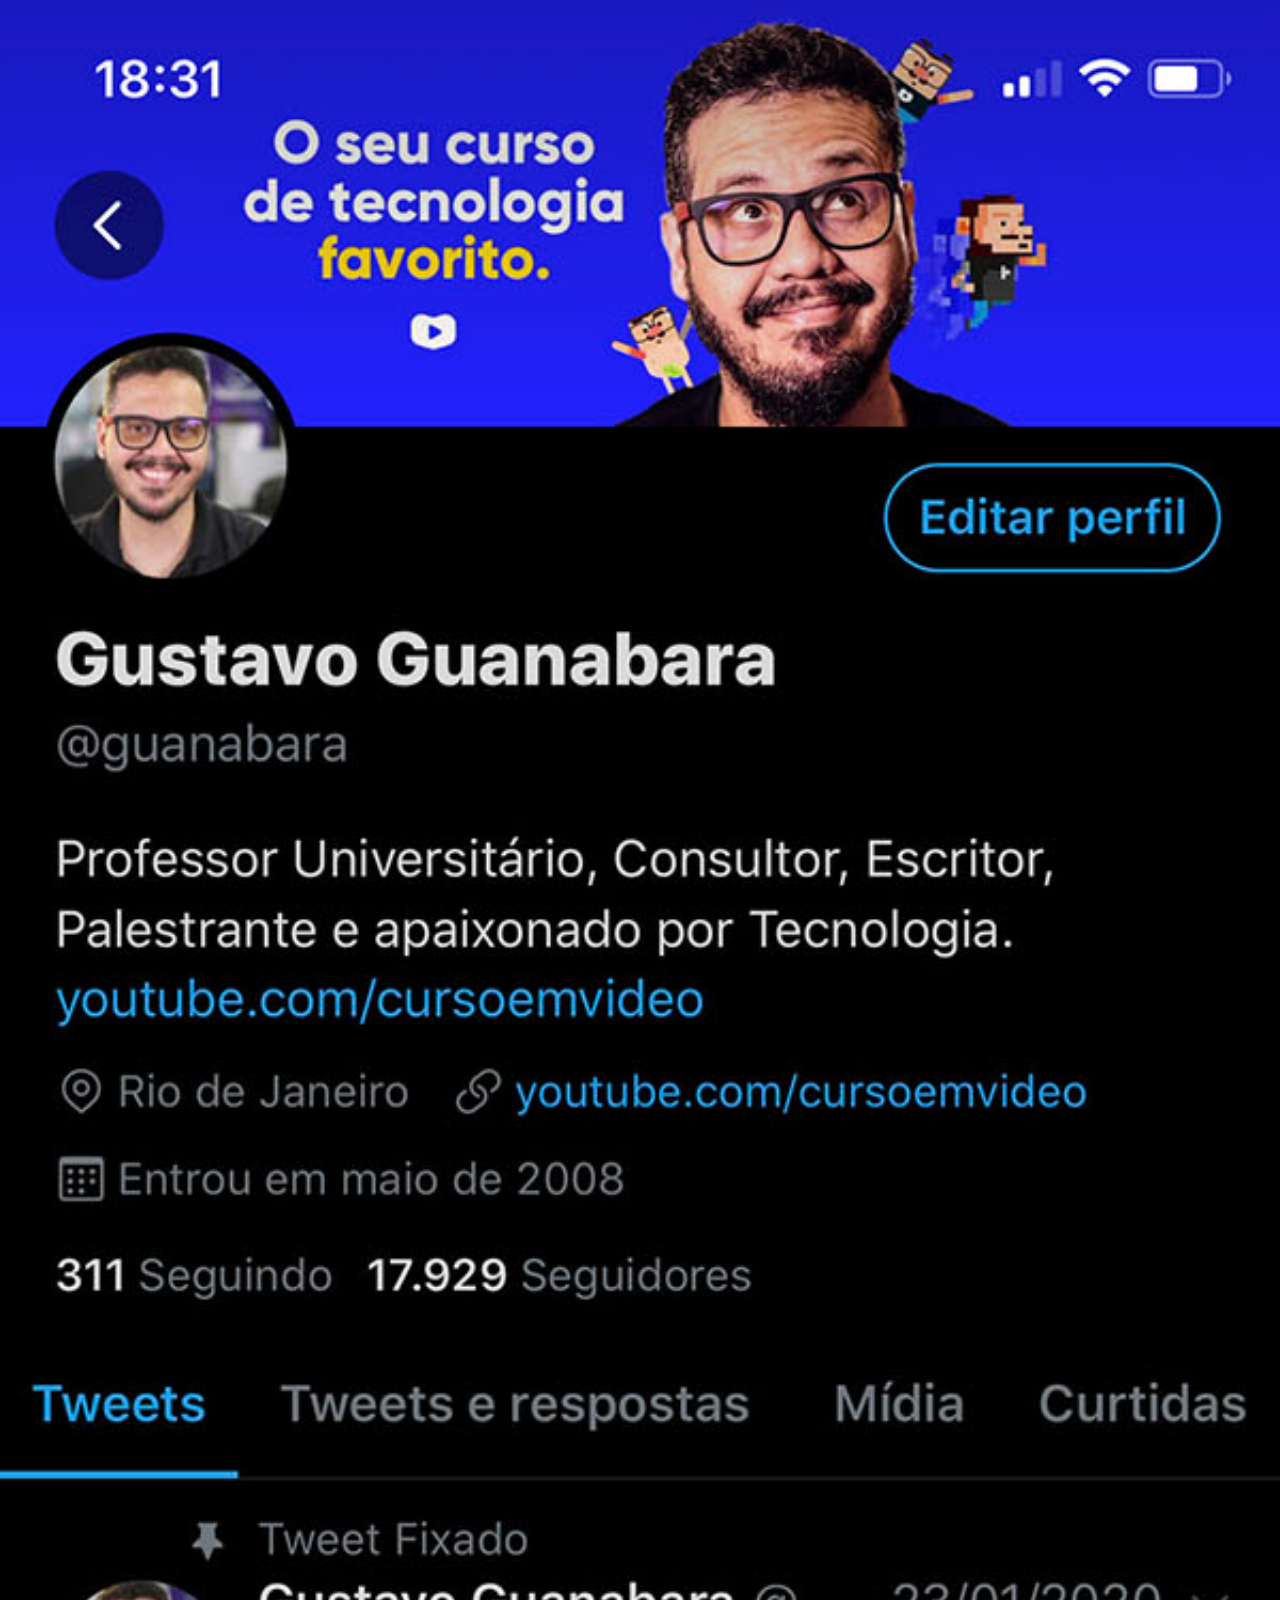
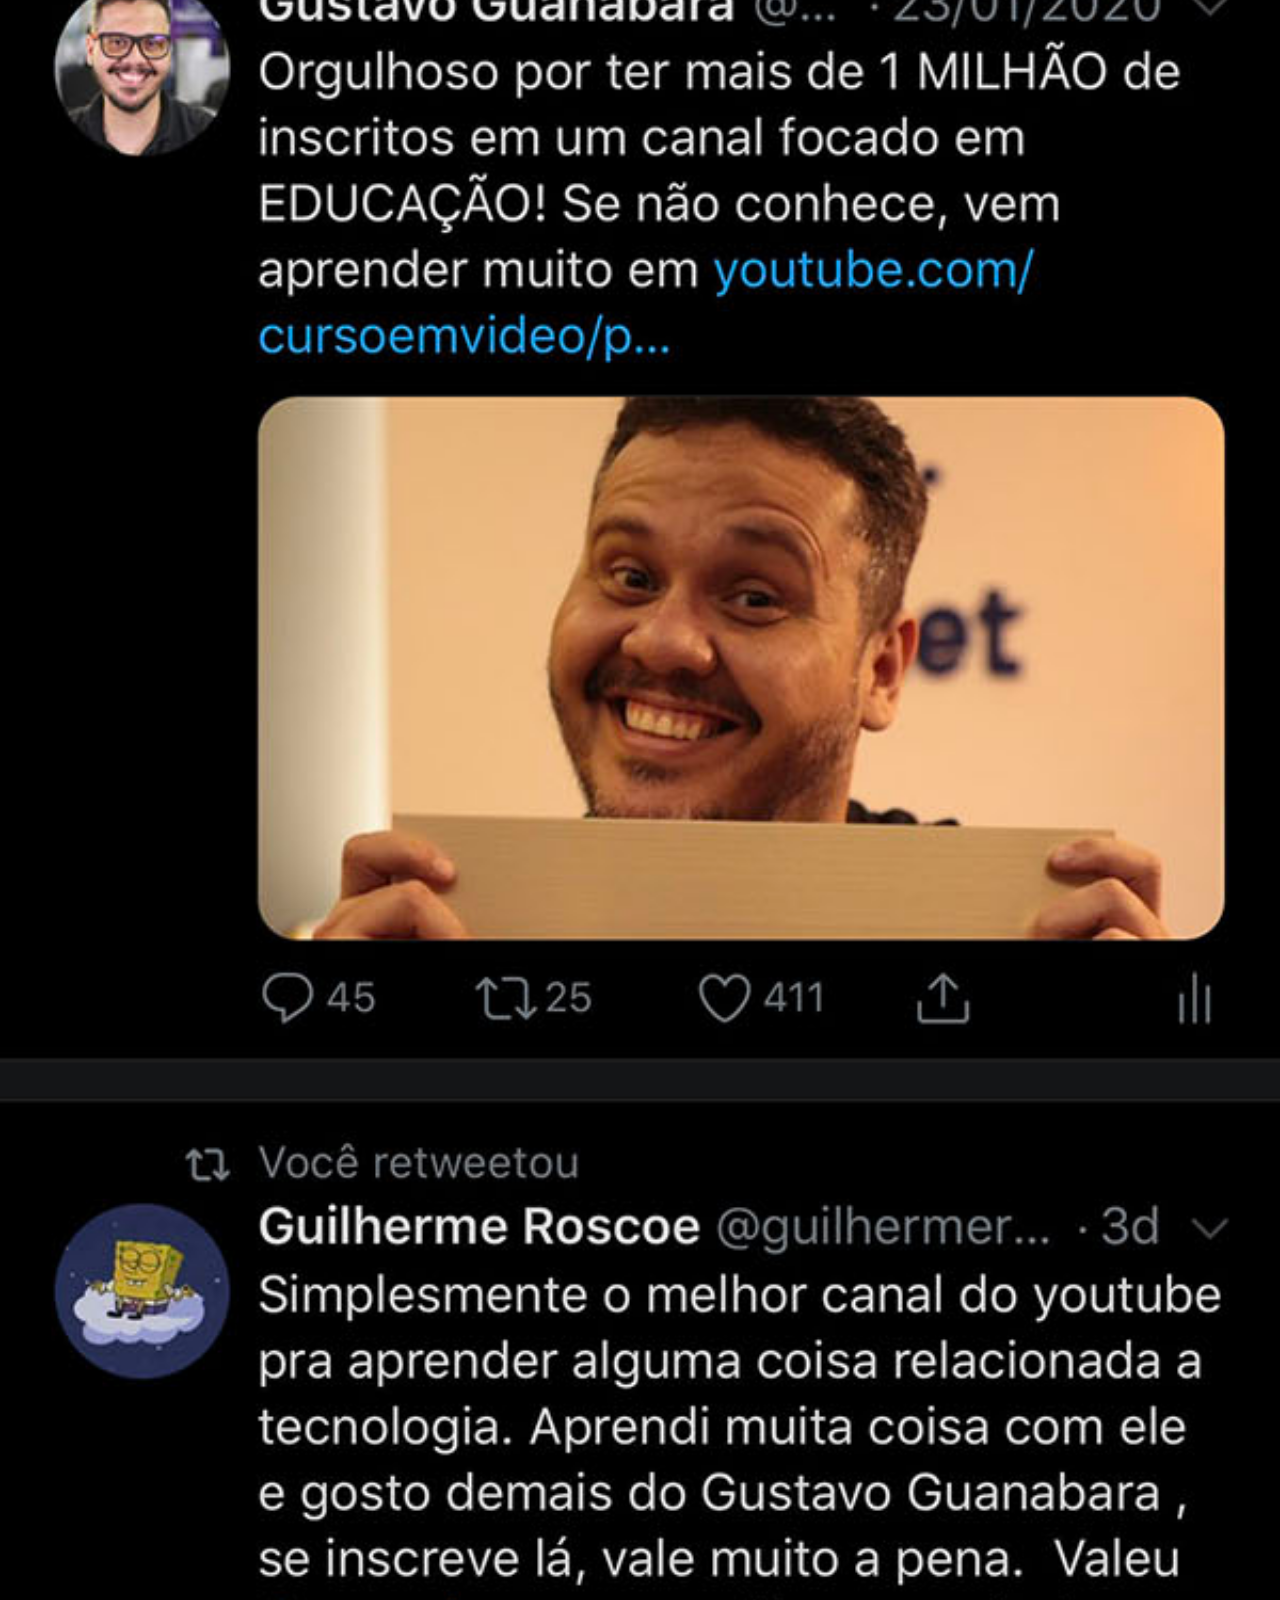
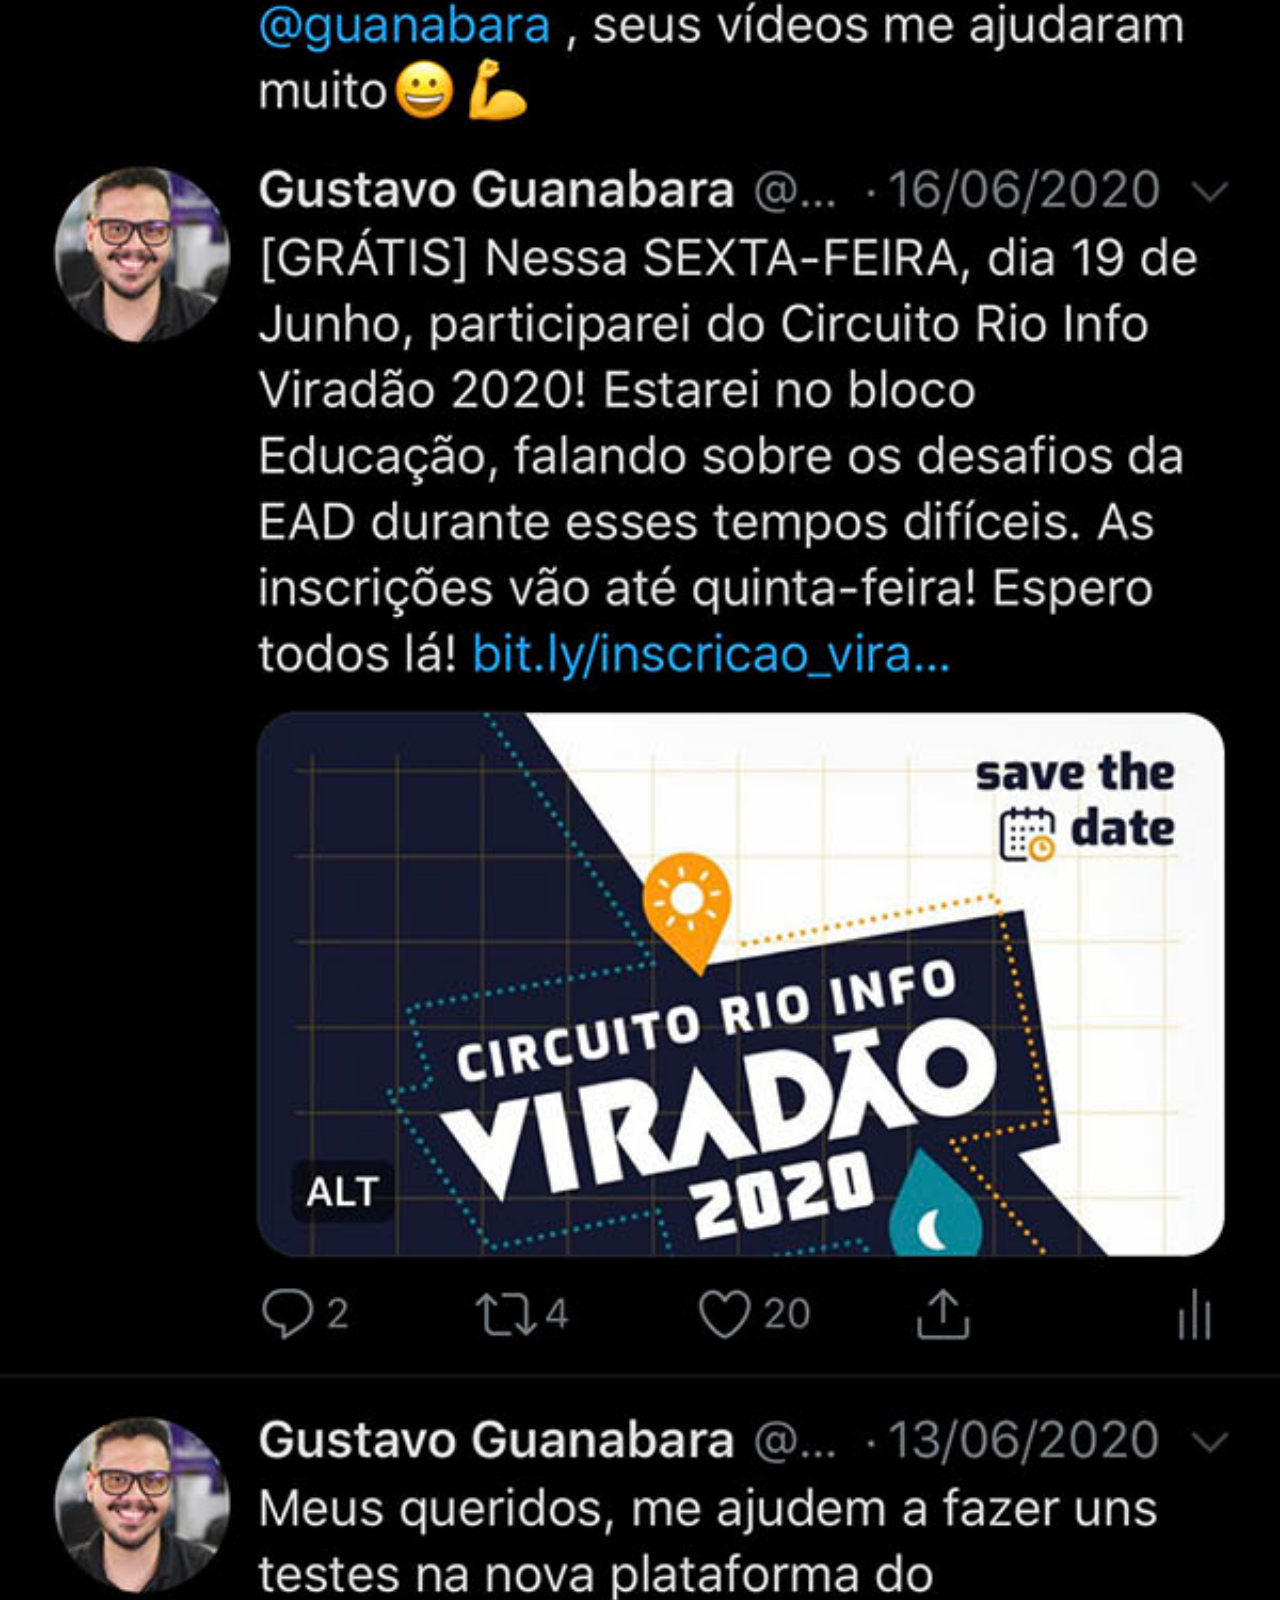
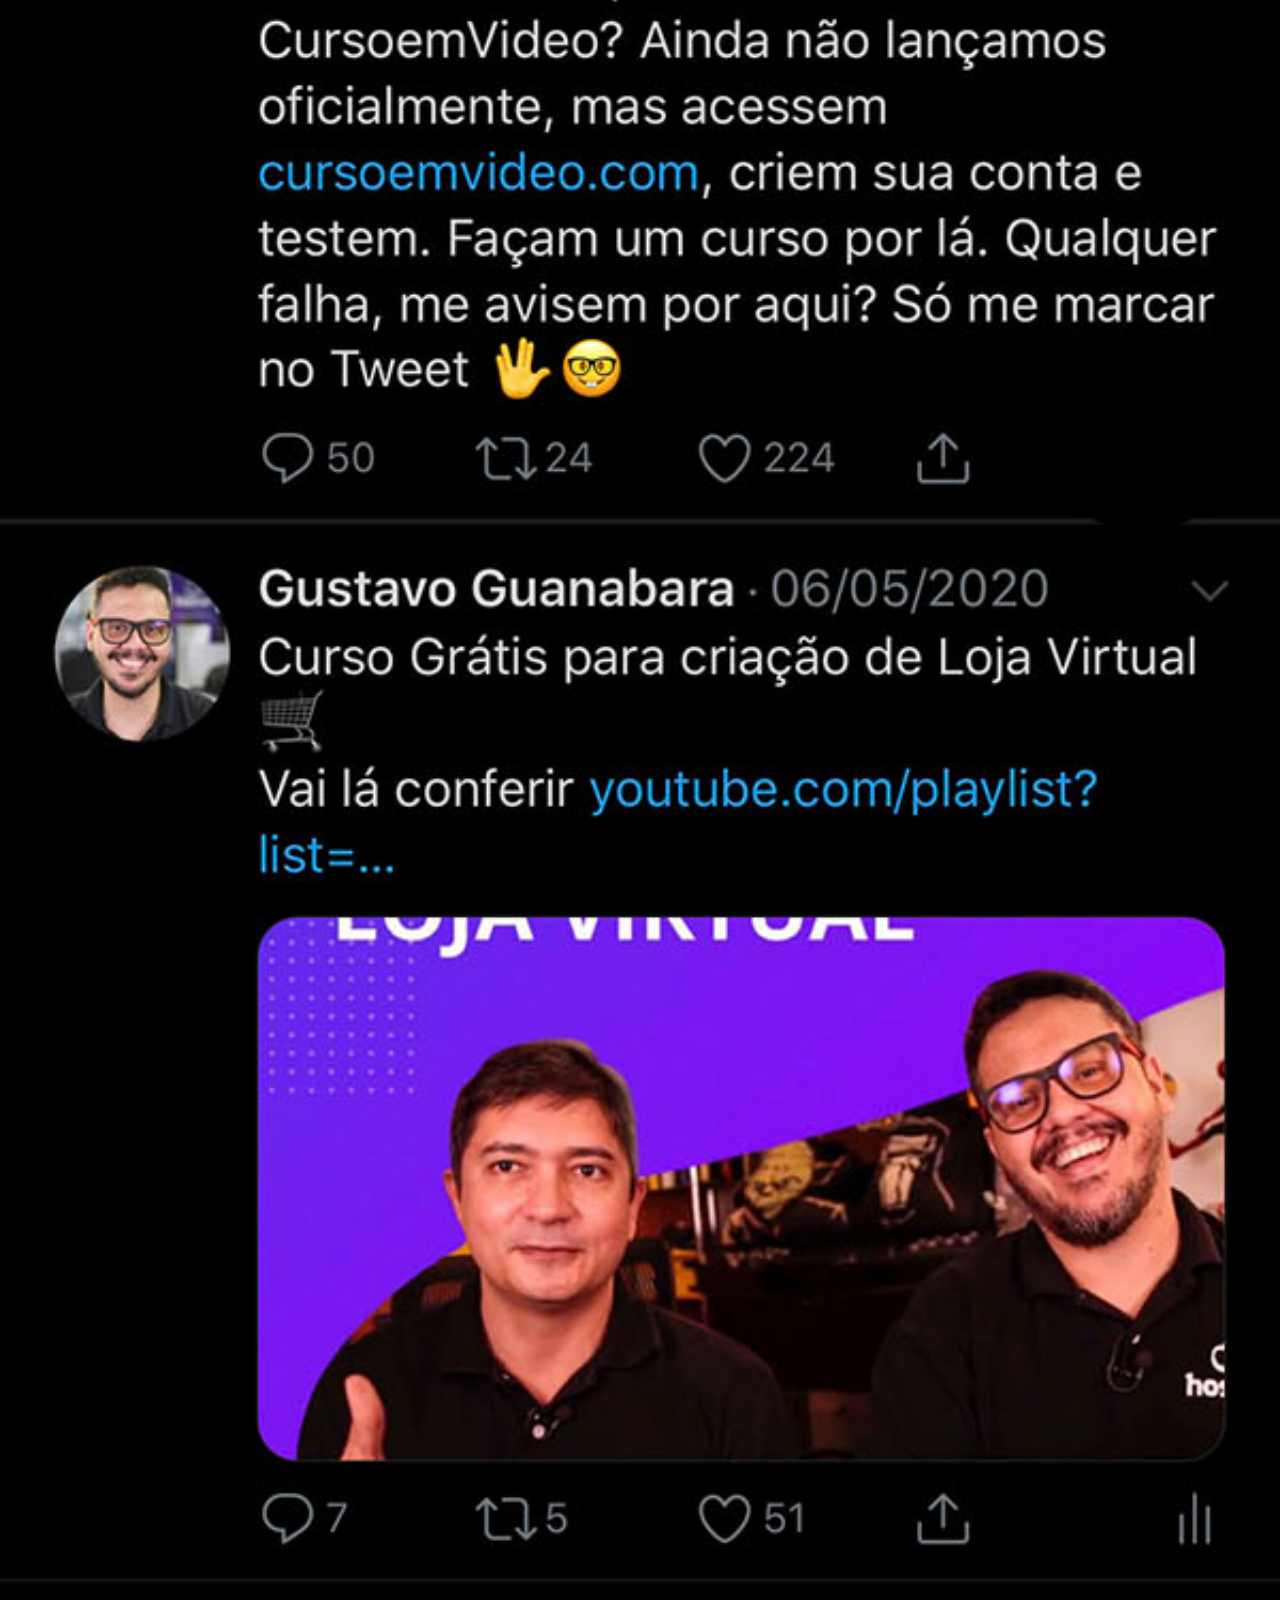
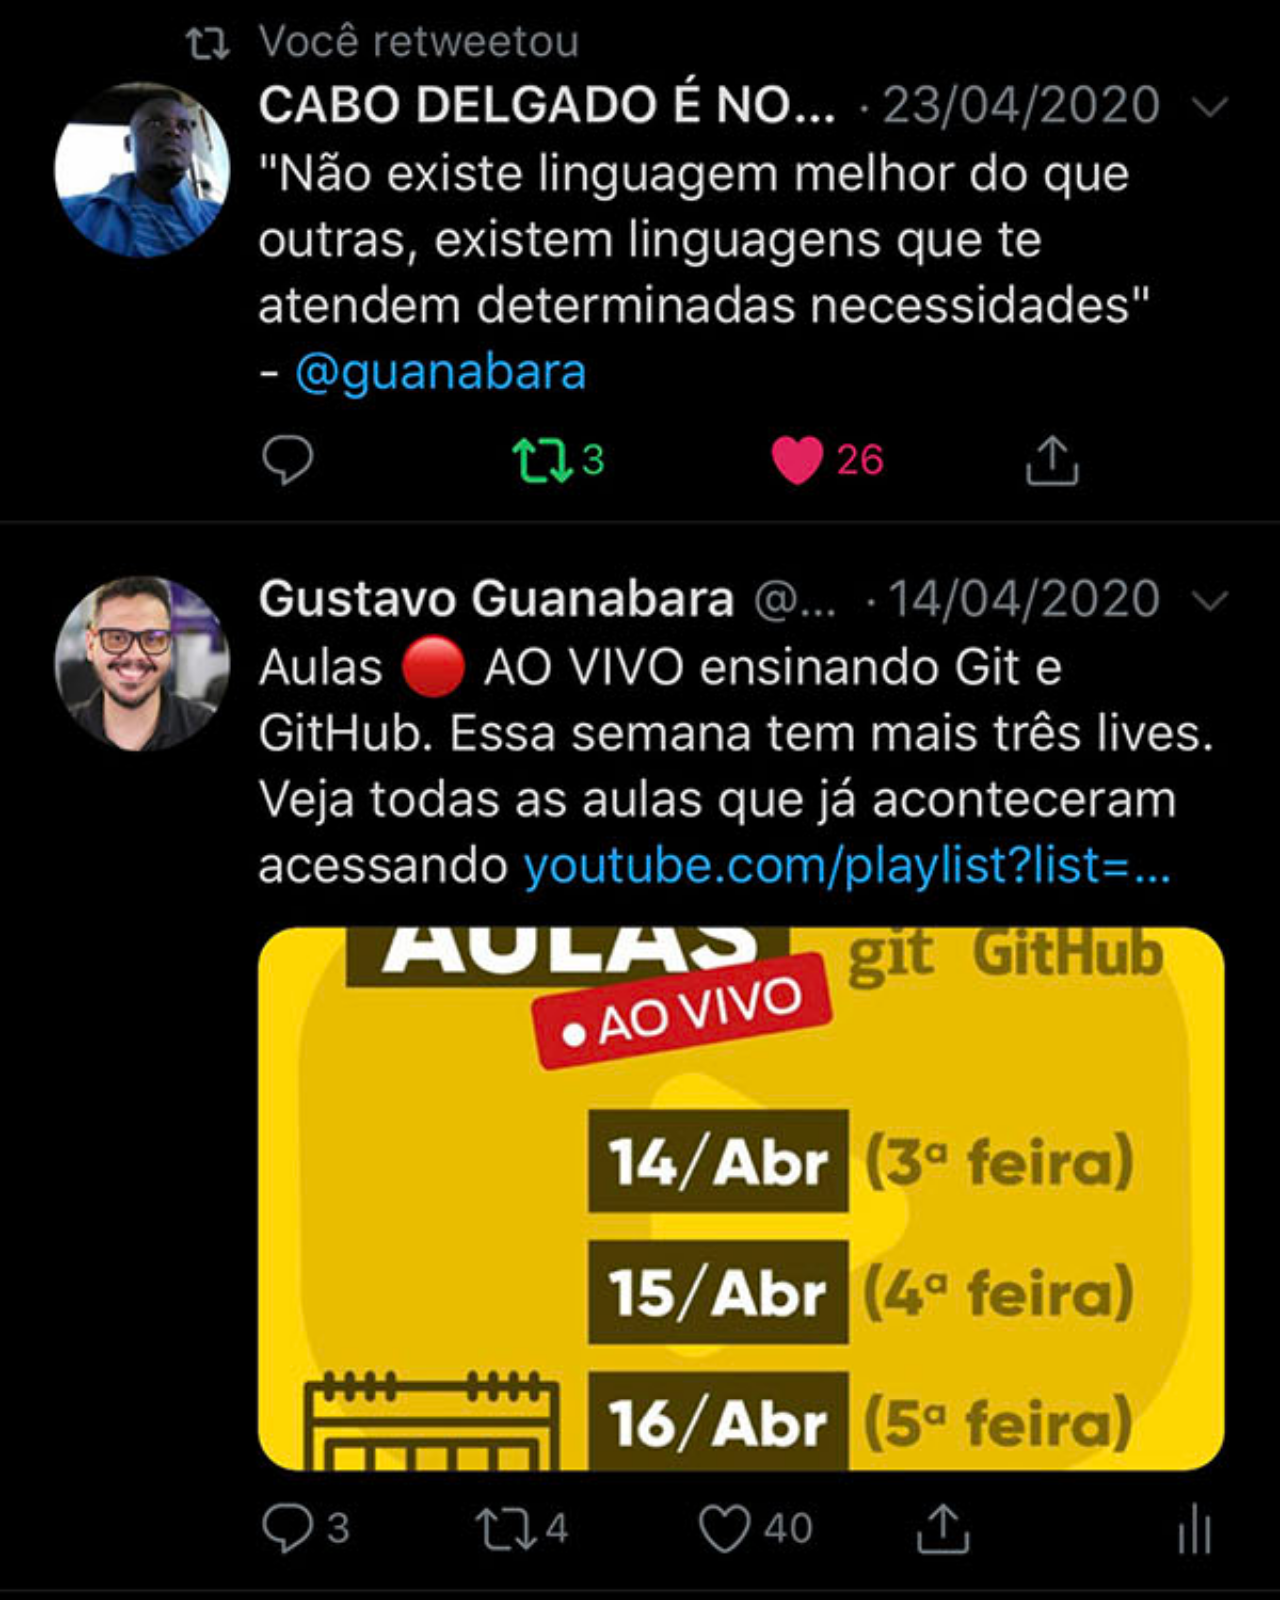
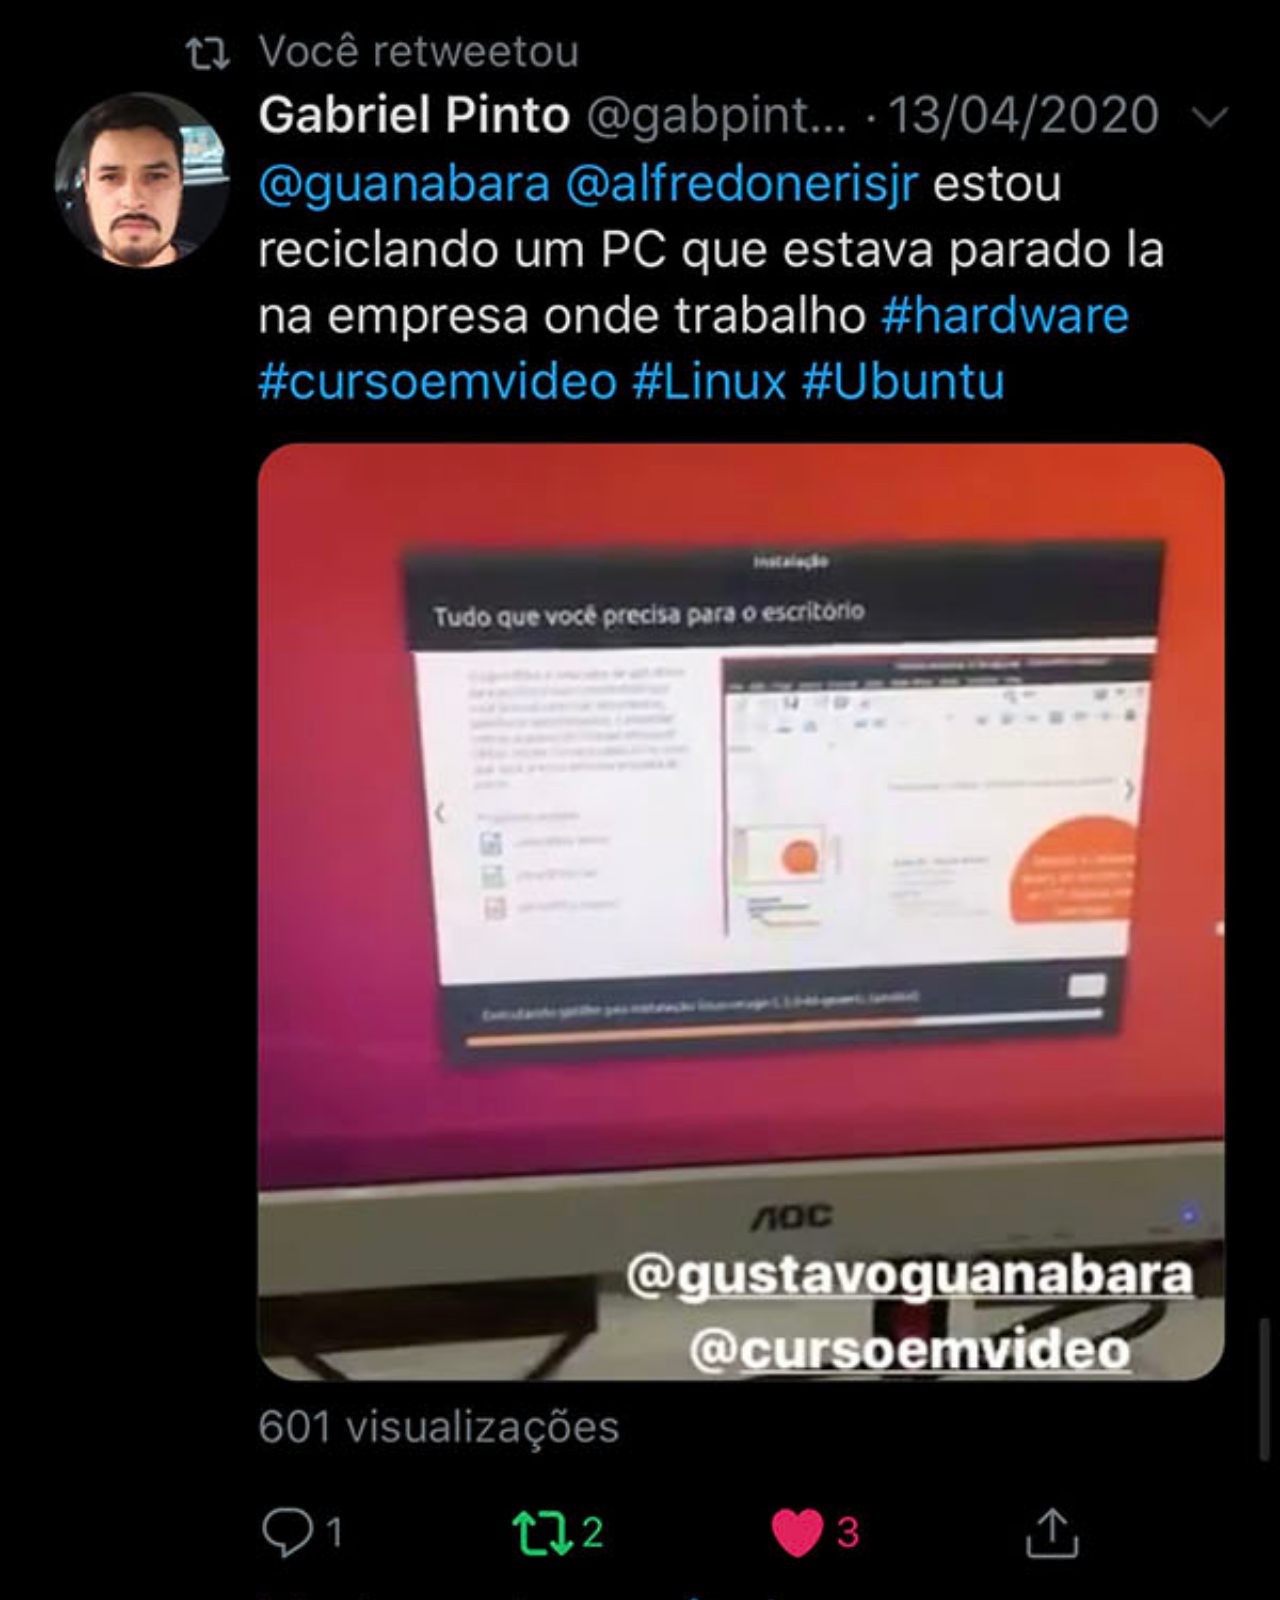
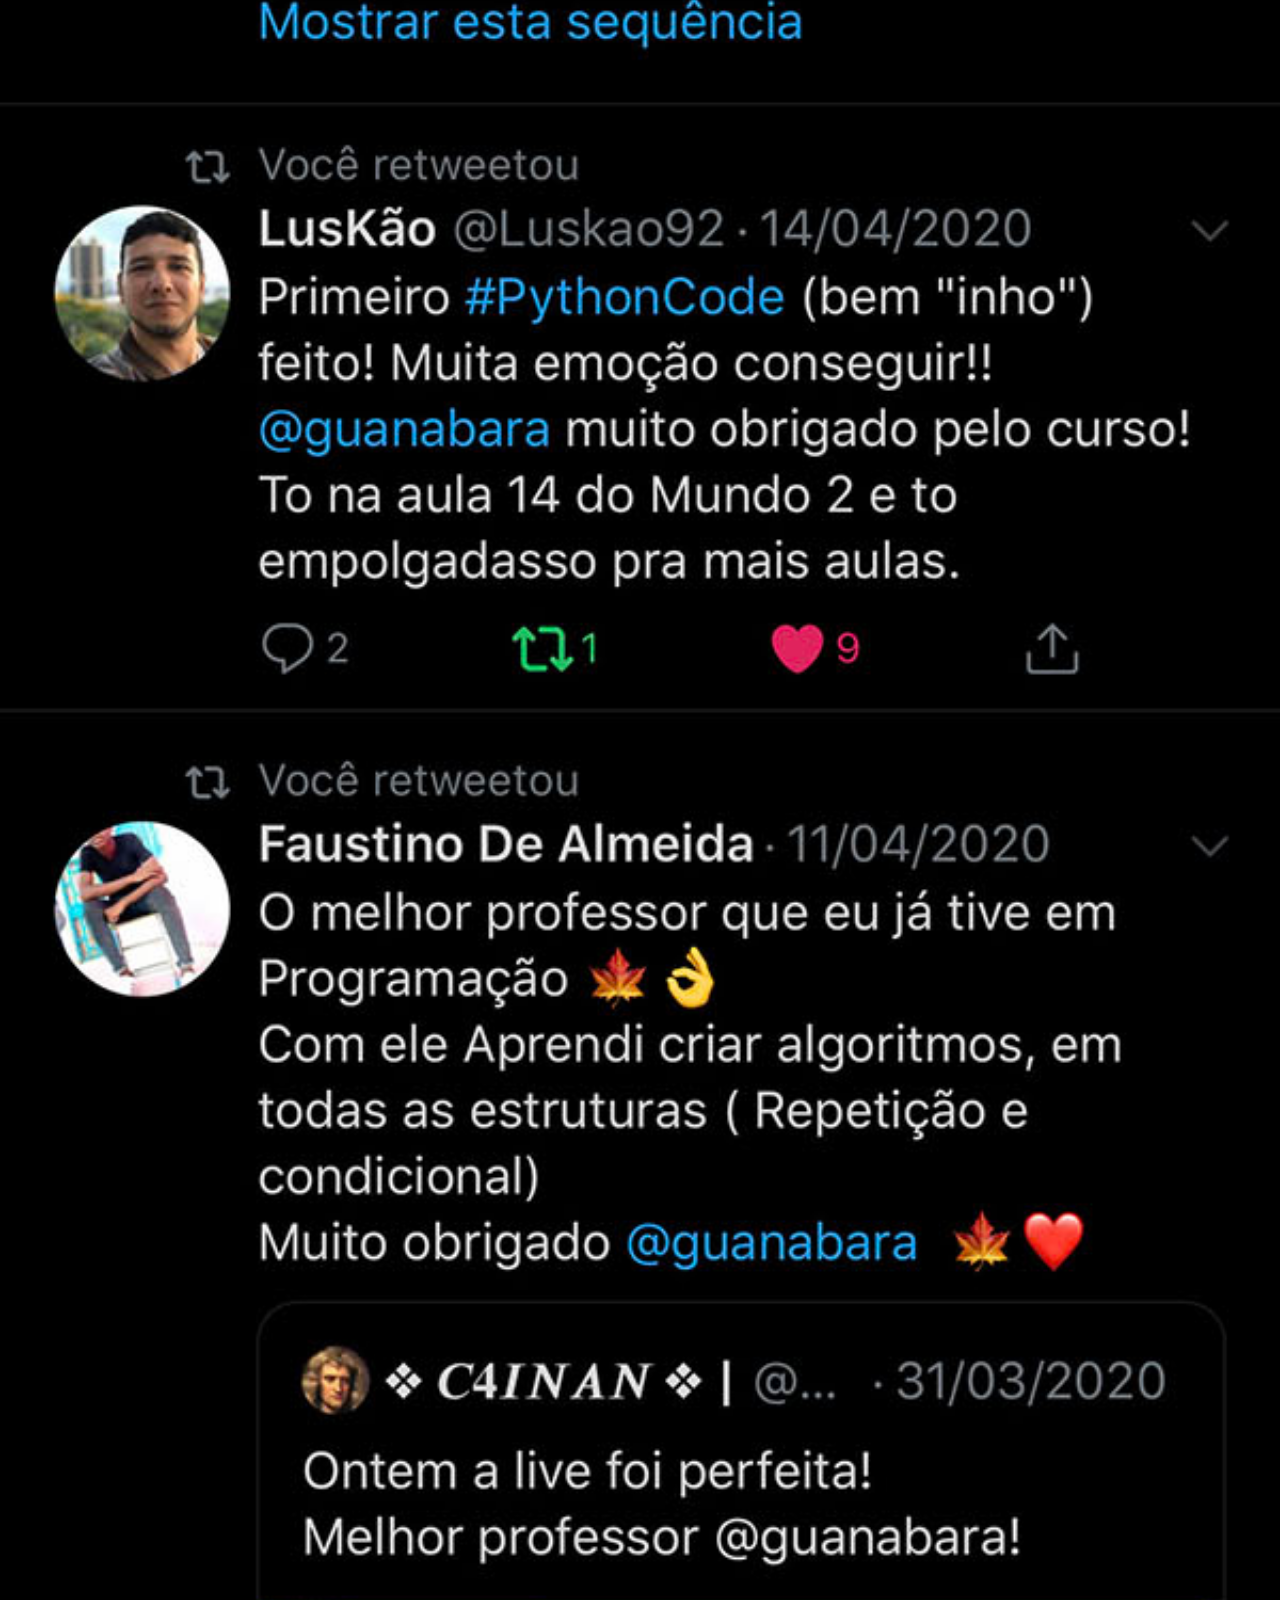
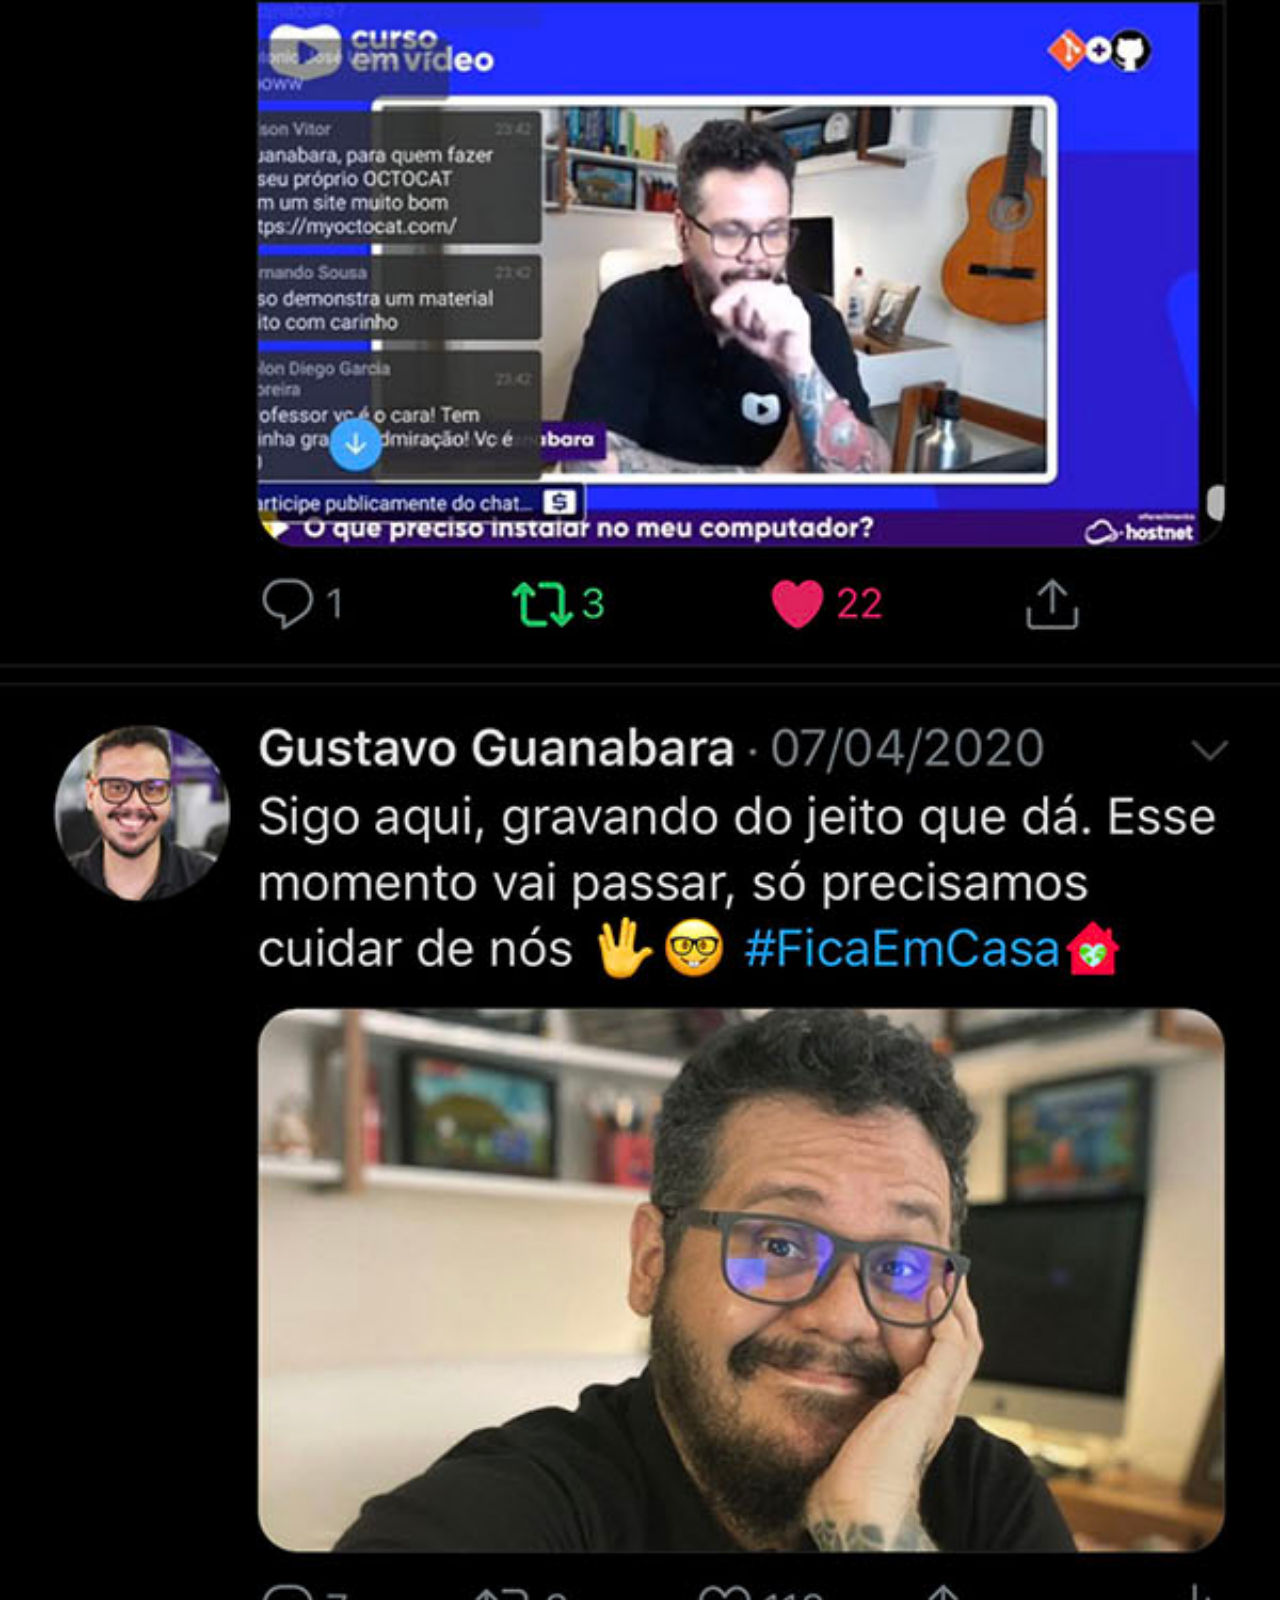
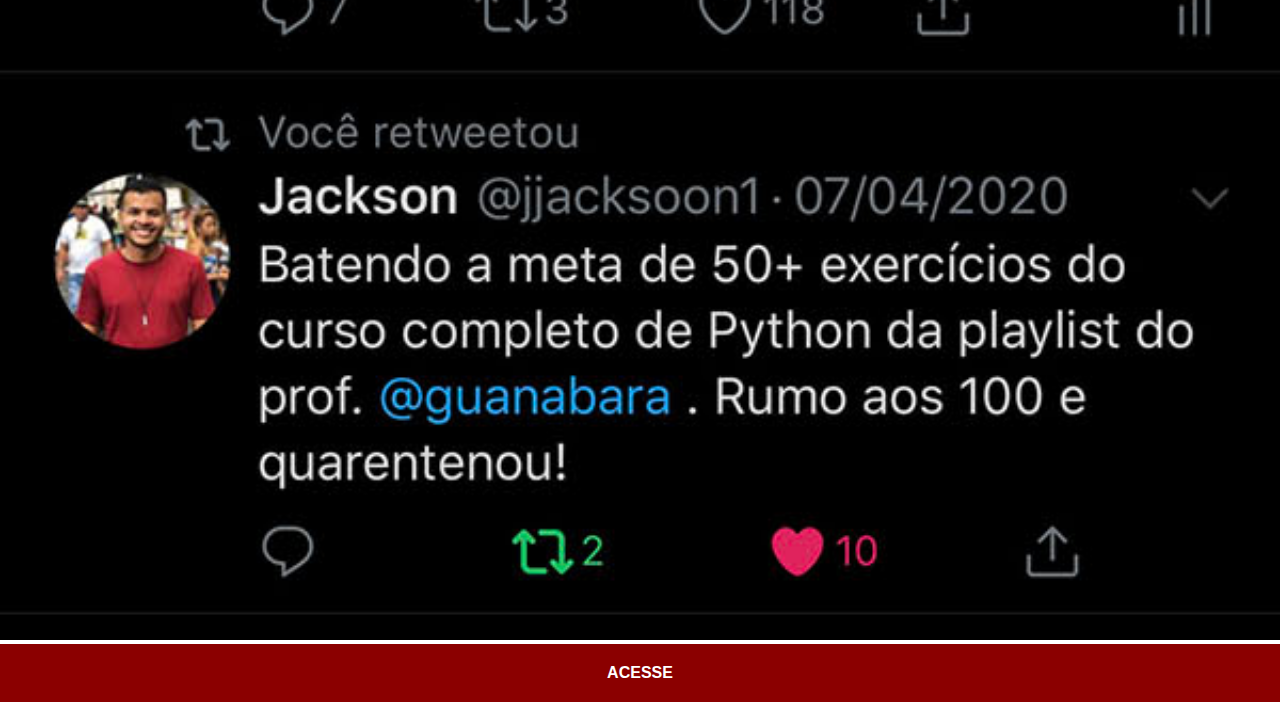
<file: twitter.html>
<!DOCTYPE html>
<html lang="pt-br">
<head>
    <meta charset="UTF-8">
    <meta name="viewport" content="width=device-width, initial-scale=1.0">
    <title>twitter</title>
    <link rel="stylesheet" href="estilos/sociais.css">
</head>
<body>
    <img src="imagens/tela-twitter.jpg" alt="">
    <a href="https://twitter.com/guanabara" target="_blank">Acesse</a>
</body>
</html>
</file>
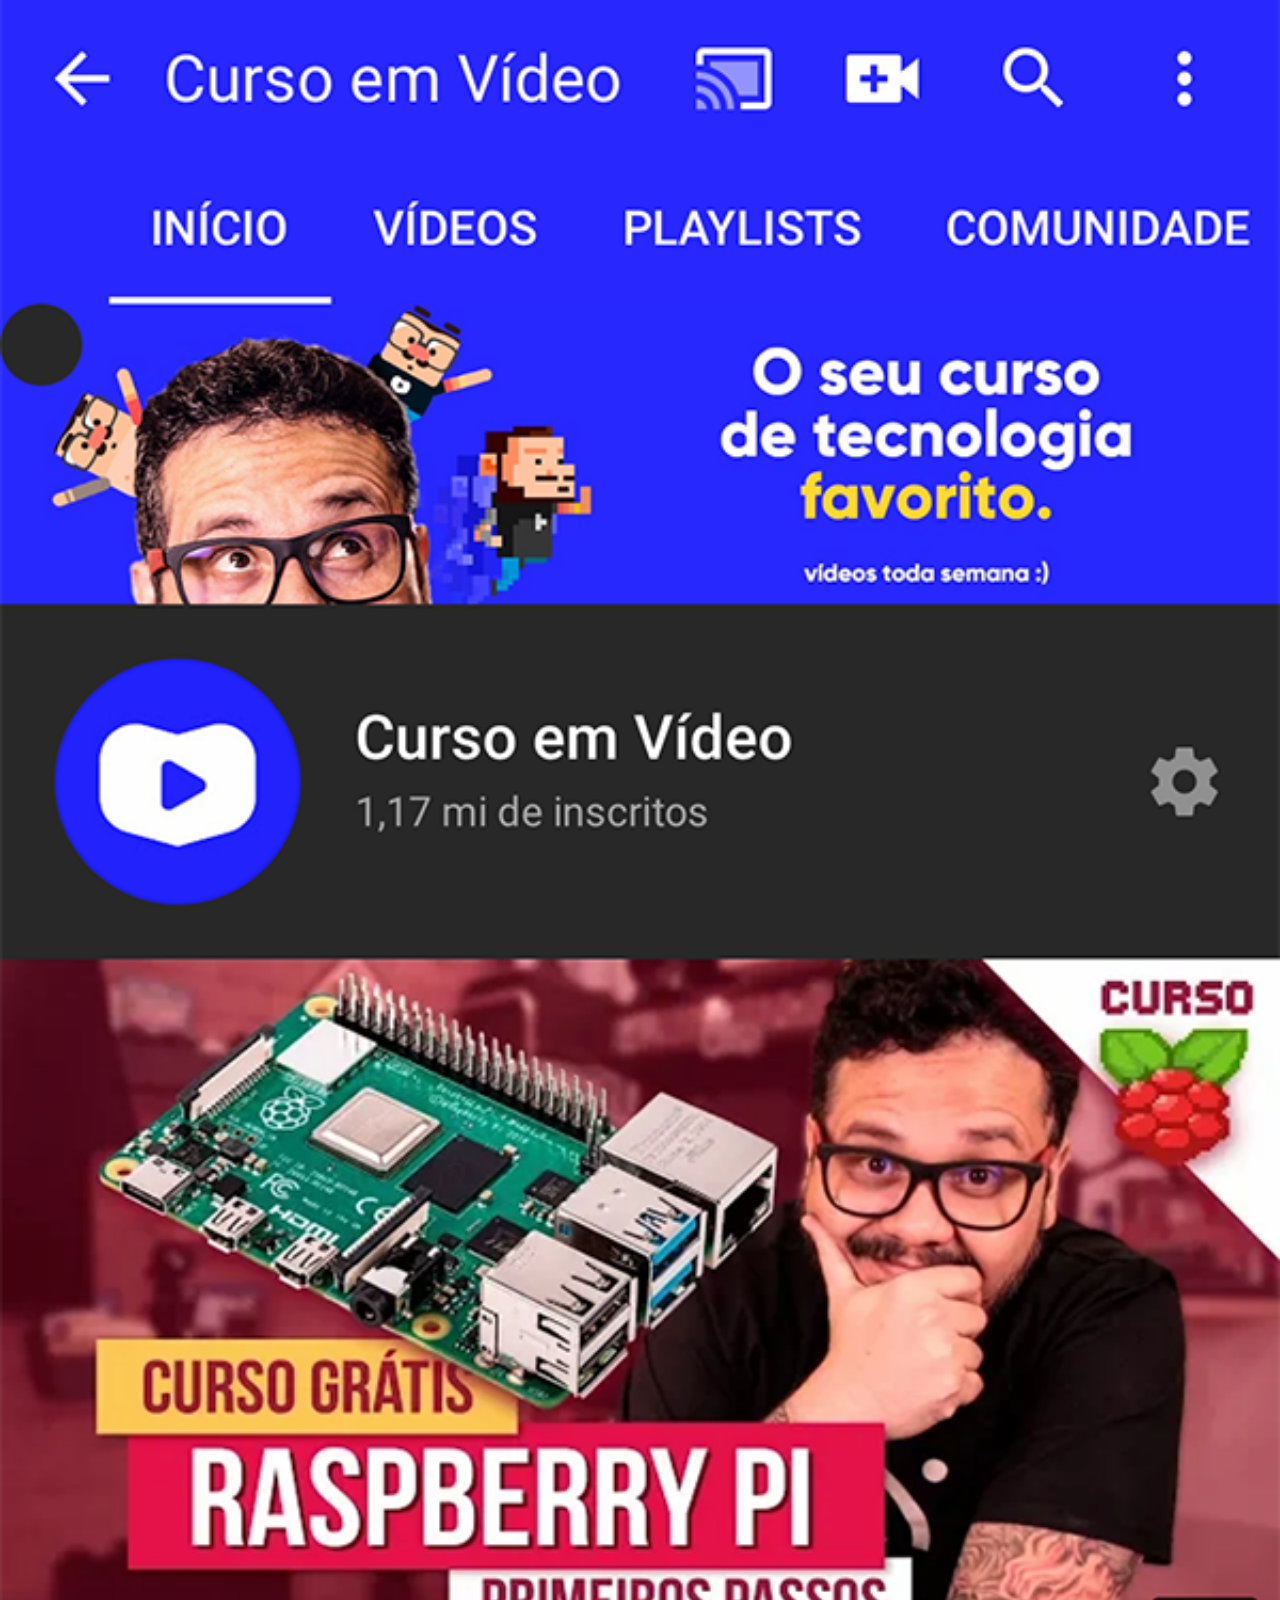
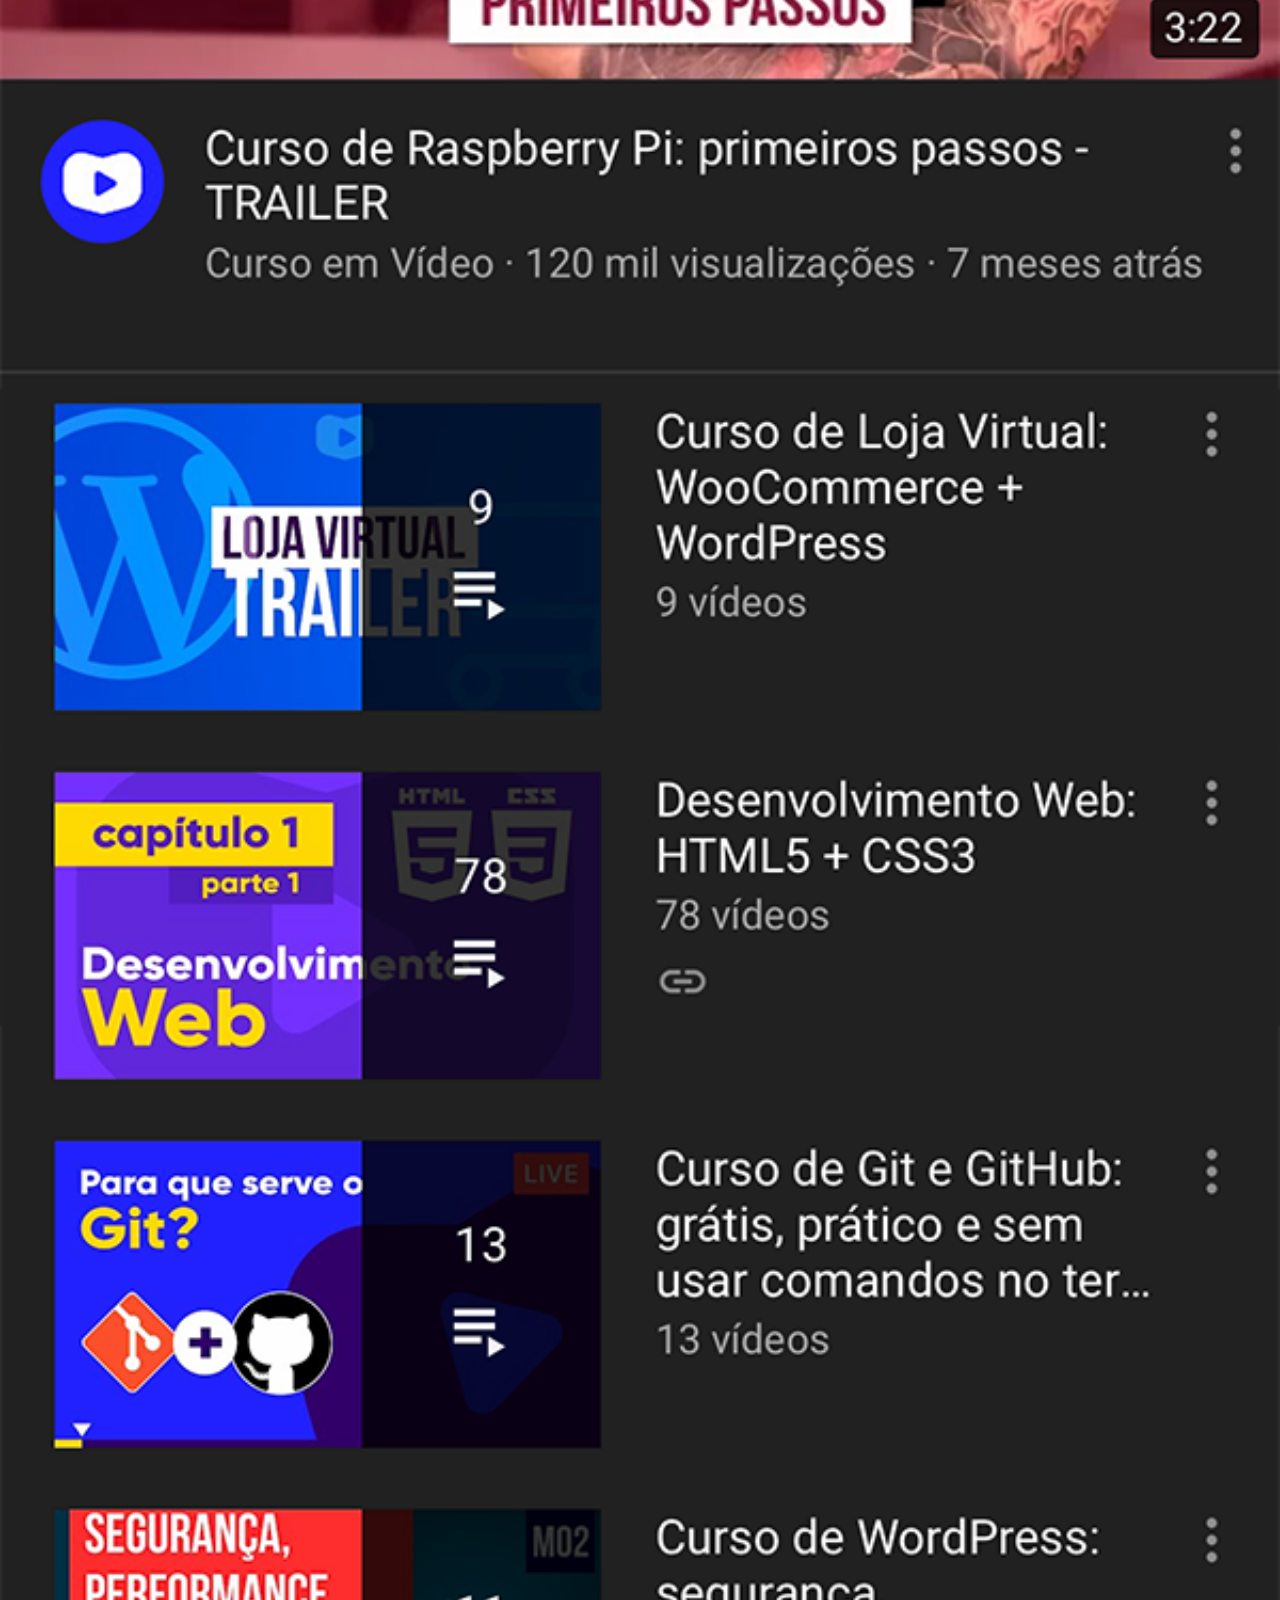
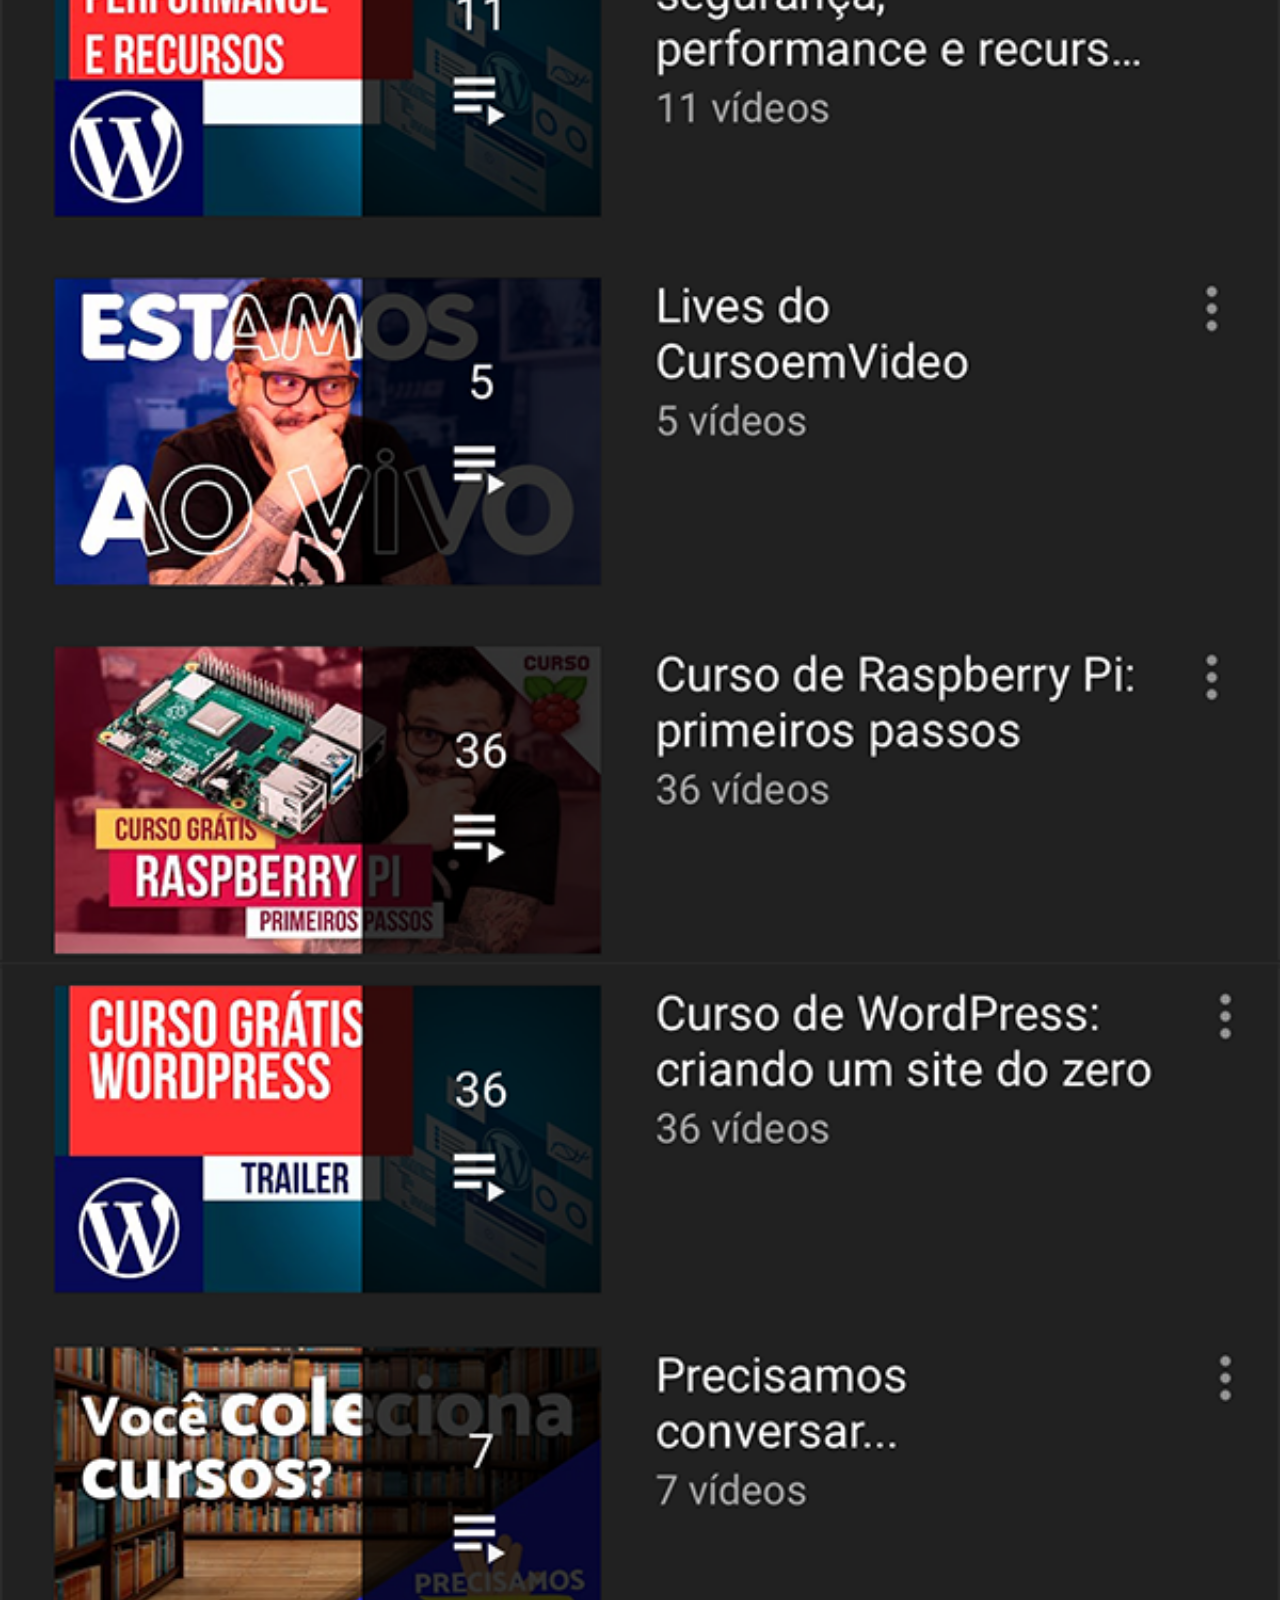
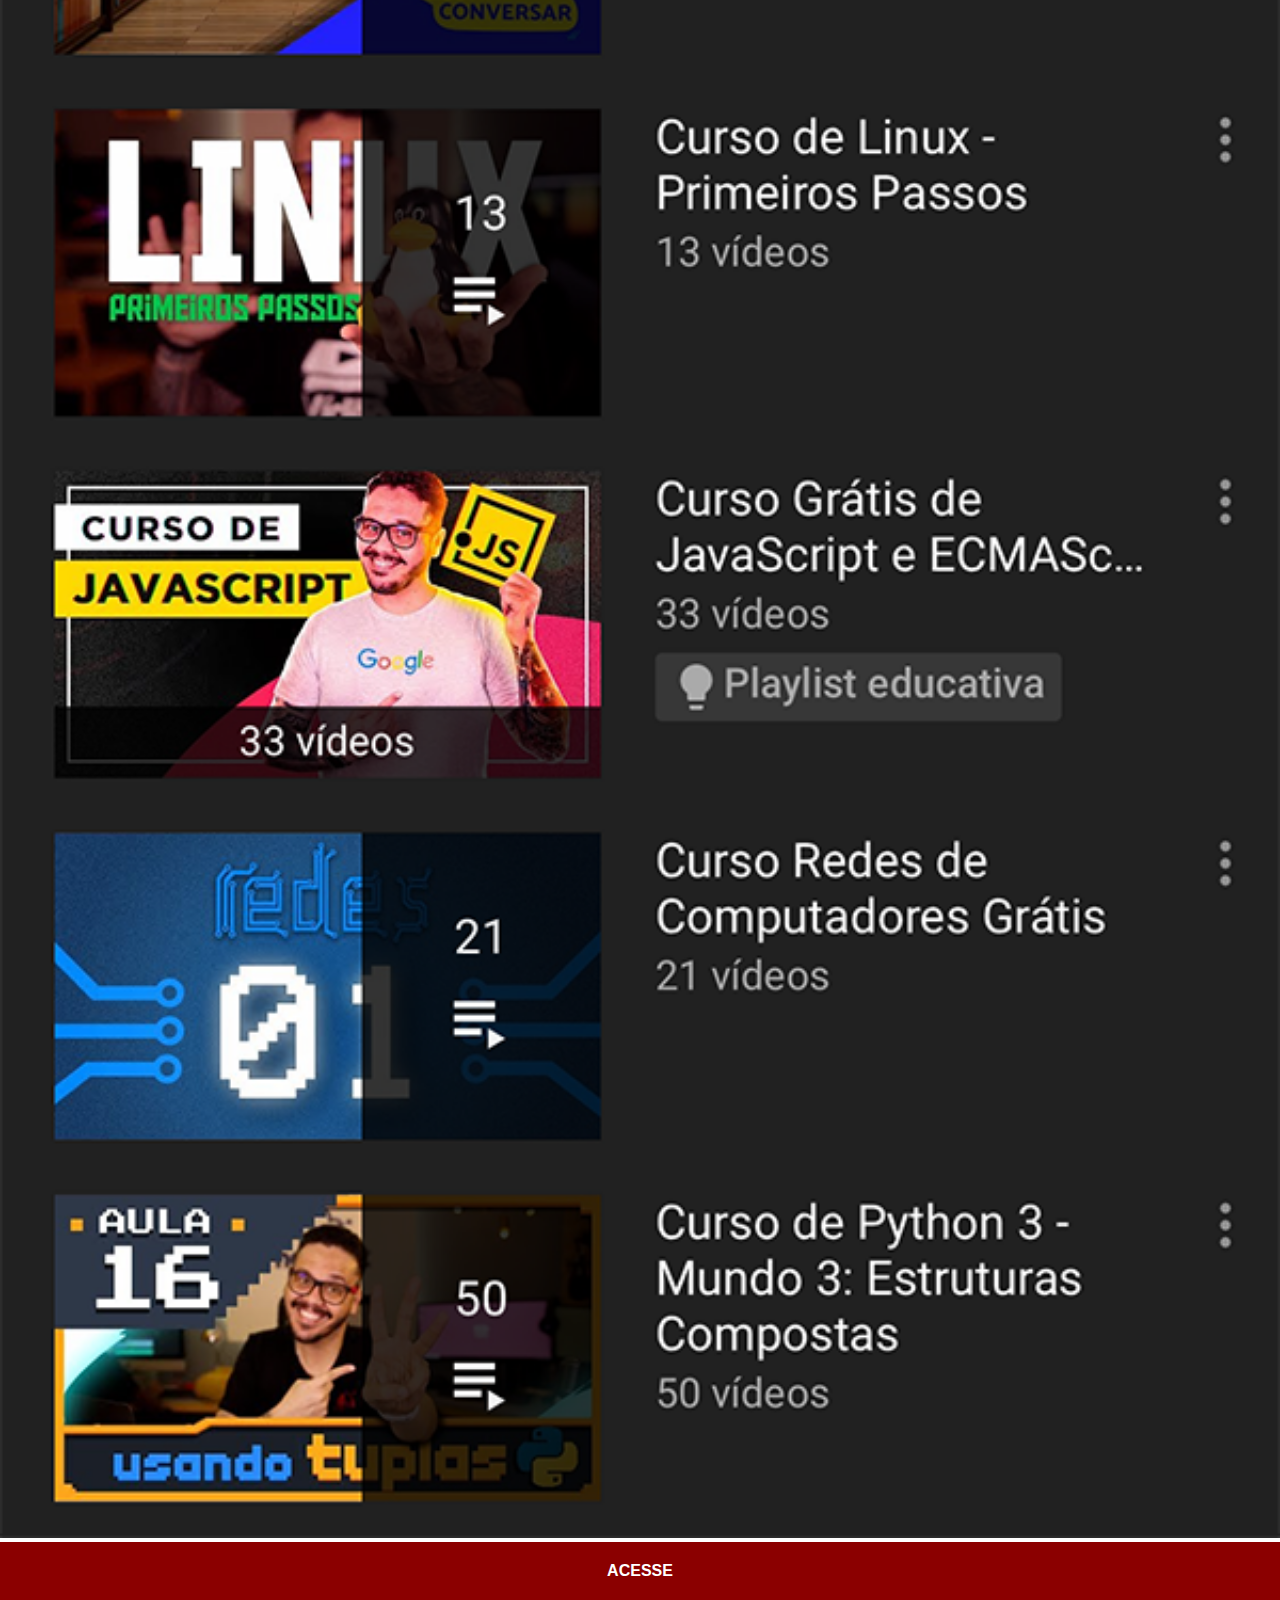
<file: youtube.html>
<!DOCTYPE html>
<html lang="pt-br">
<head>
    <meta charset="UTF-8">
    <meta name="viewport" content="width=device-width, initial-scale=1.0">
    <title>Youtube</title>
    <link rel="stylesheet" href="estilos/sociais.css">
</head>
<body>
    <img src="imagens/tela-youtube.png" alt="">
    <a href="https://www.youtube.com/@CursoemVideo/playlists" target="_blank">Acesse</a>
</body>
</html>
</file>
<file: estilos/style.css>
@charset "UTF-8";

* {
    margin: 0px;
    padding: 0px;
    font-family: Arial, Helvetica, sans-serif;
}

html, body {
    height: 100vh;
    width: 100vw;
    background-color: black;
    background: url(../imagens/fundo-madeira.jpg) no-repeat top center;
    background-size: cover;
    background-attachment: fixed;
}

main {
    height: 100vh;
    position: relative;
}

section#telefone {
    position: absolute;
    top: 50%;
    left: 50%;
    transform: translate(-50%, -50%);

    height: 627px;
    width: 311px;
    background: url(../imagens/frame-iphone.png);
    background-repeat: no-repeat;
}

iframe#tela {
    position: relative;
    top: 80px;
    left: 20px;
    width: 267px;
    height: 471px;
}

section#redes-sociais {
    text-align: right;
}

section#redes-sociais img {
    width: 35px;
    margin: 5px;
    border-radius: 50%;
    box-shadow: 2px 2px 5px rgba(0, 0, 0, 0.600);
    box-sizing: border-box;
}

section#redes-sociais img:hover {
    transition: transform .4s, border .1s, box-shadow .4s;
    border: 2px solid rgba(255, 255, 255, 0.606);
    transform: translate(-2px, -2px);
    box-shadow: 5px 5px 10px rgba(0, 0, 0, 0.500);
}
</file>
<file: estilos/sociais.css>
@charset "UTF-8";

*{
    margin: 0px;
    padding: 0px;
    font-family: Arial, Helvetica, sans-serif;
}

::-webkit-scrollbar {
    width: 0px;
    height: 0px;
}

img {
    width: 100vw;
}

a {
    display: block;
    background-color: darkred;
    padding: 20px;
    color: #fff;
    text-decoration: none;
    text-align: center;
    font-weight: bolder;
    text-transform: uppercase;
}

a:hover {
    transition: .3s;
    text-decoration: underline;
    background-color: red;
}
</file>
